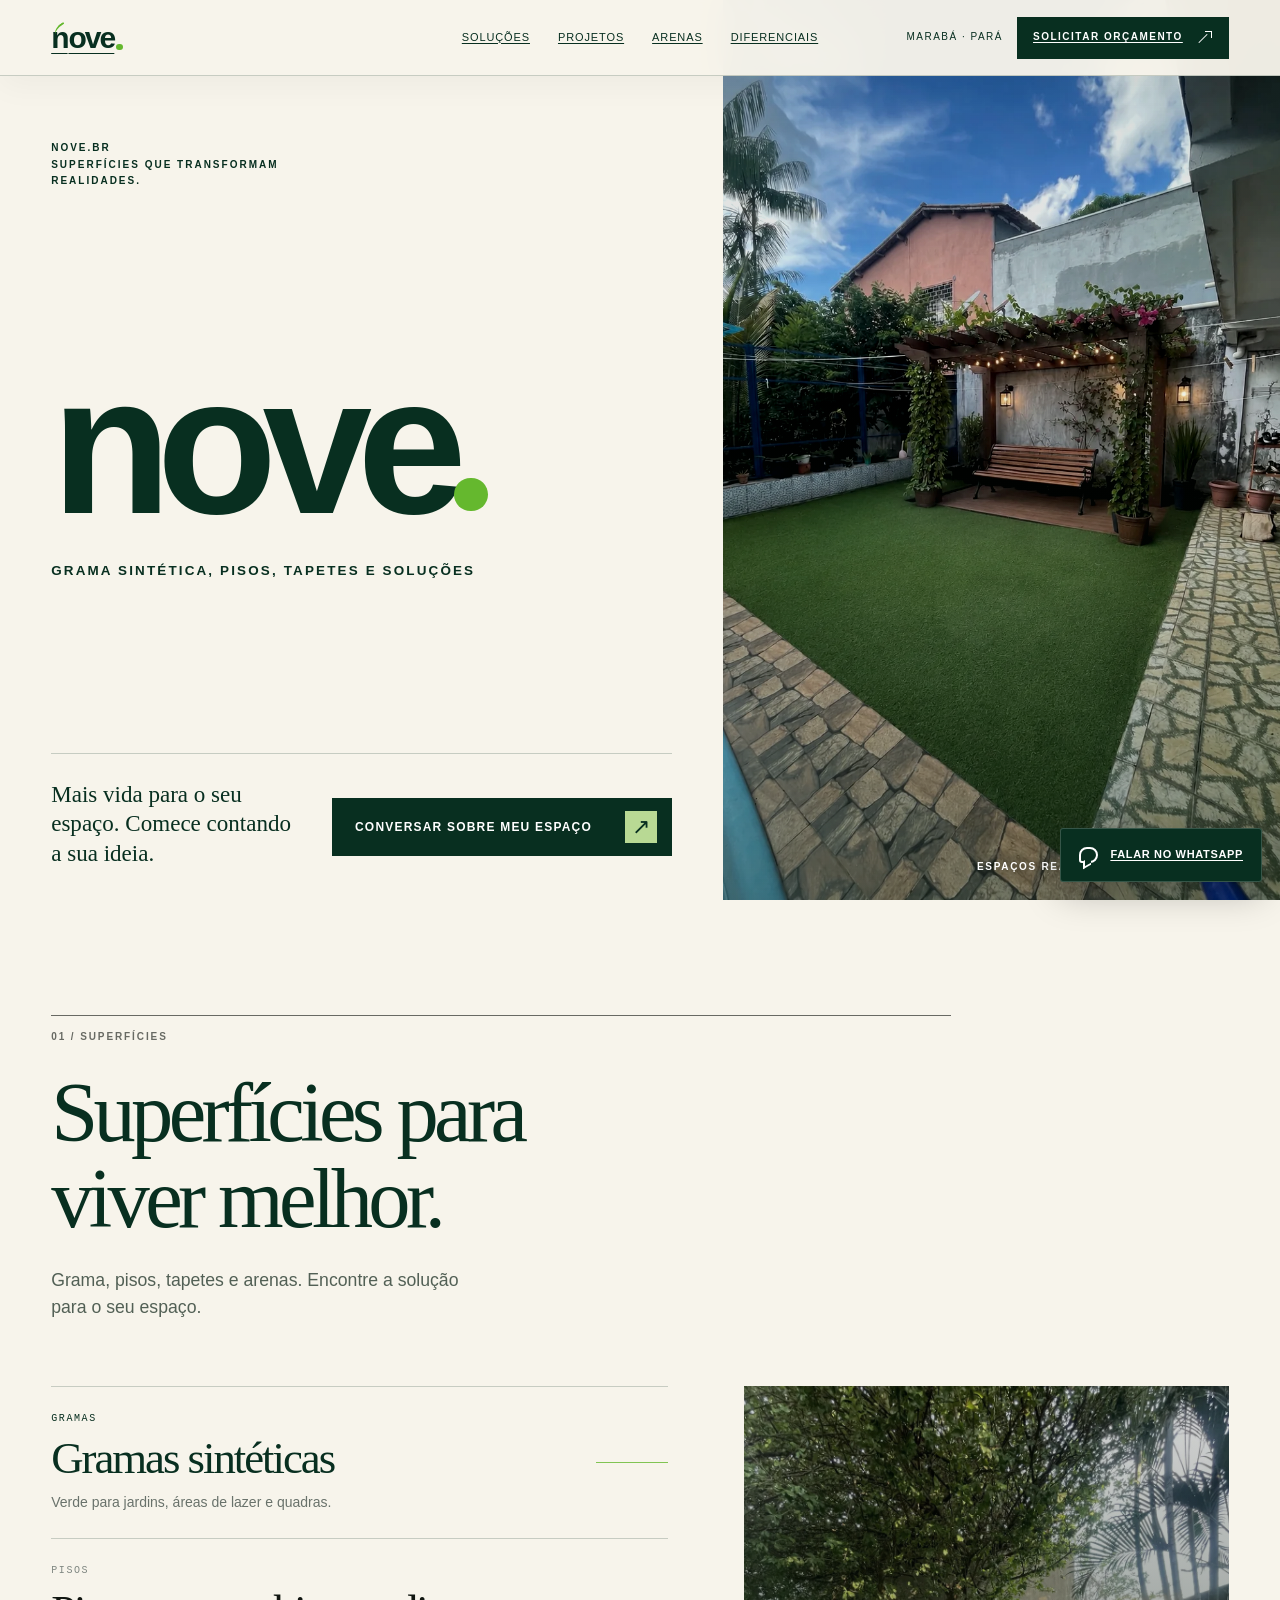
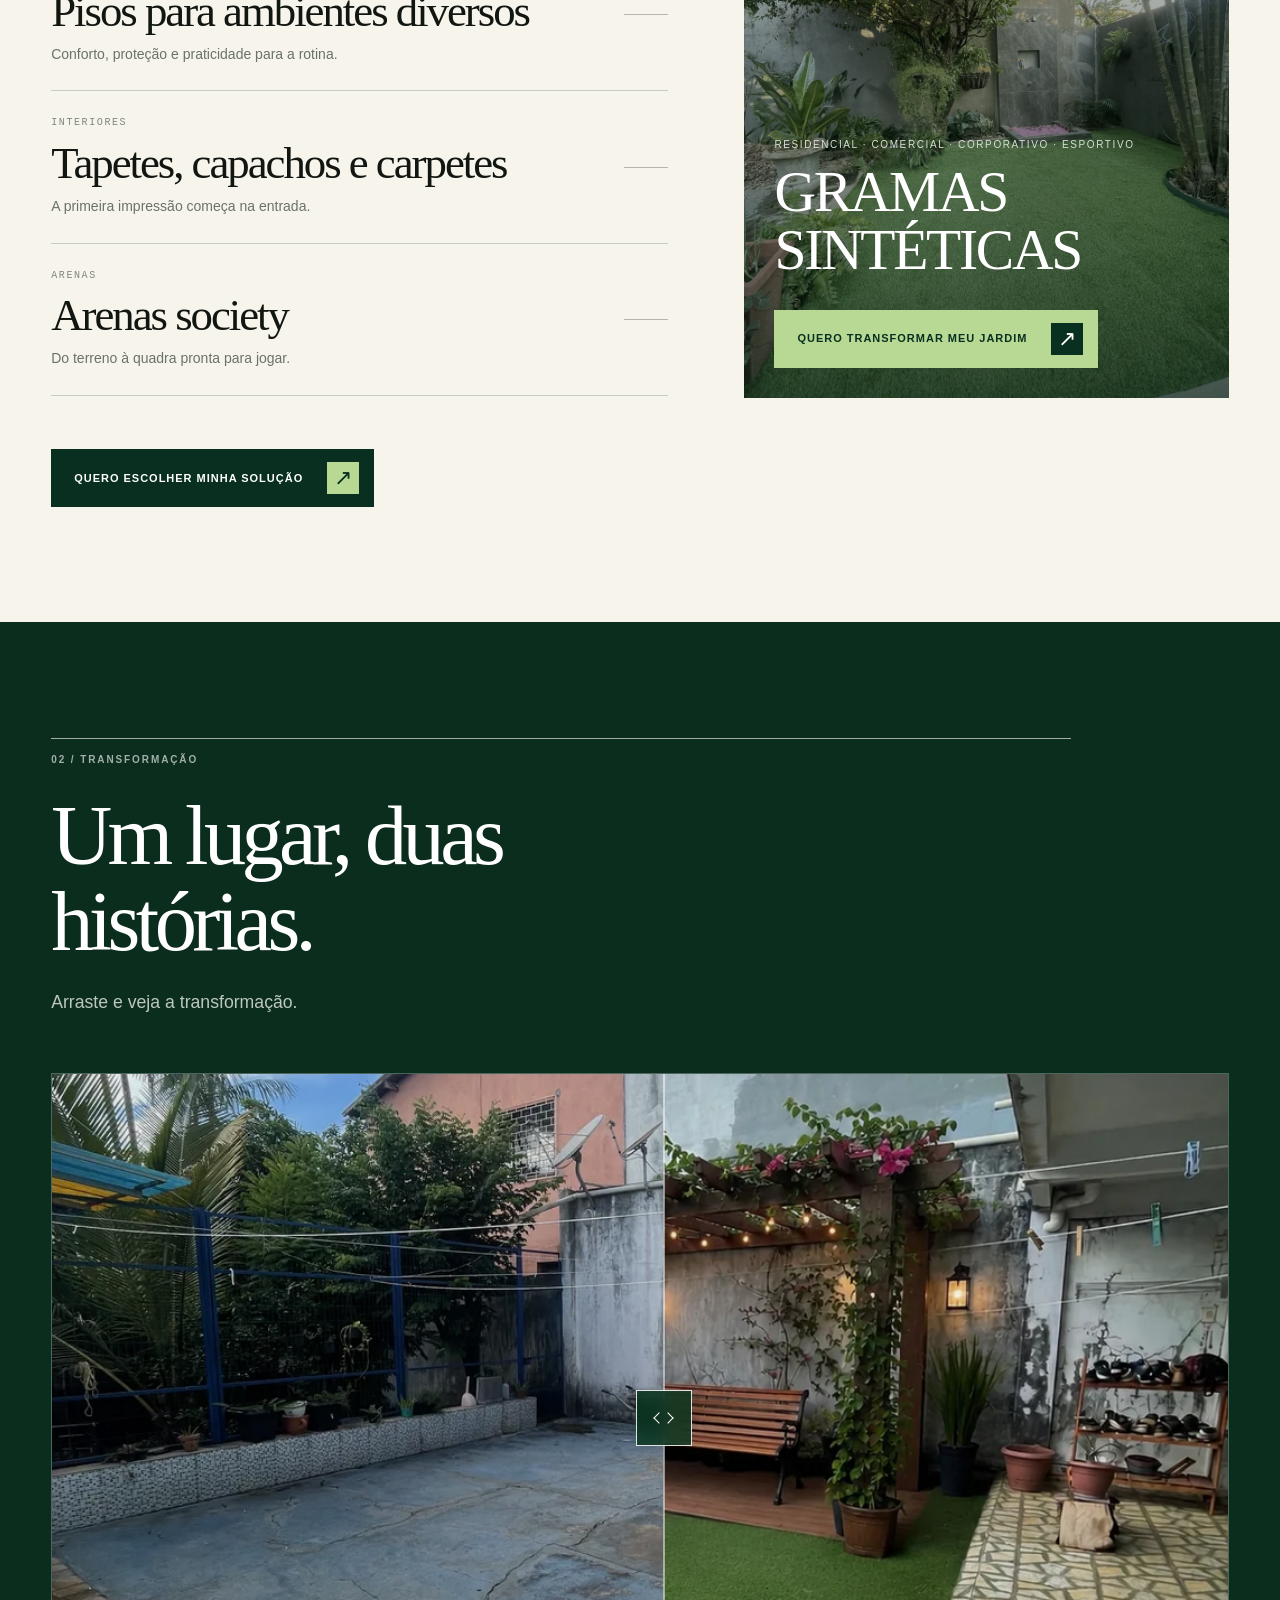
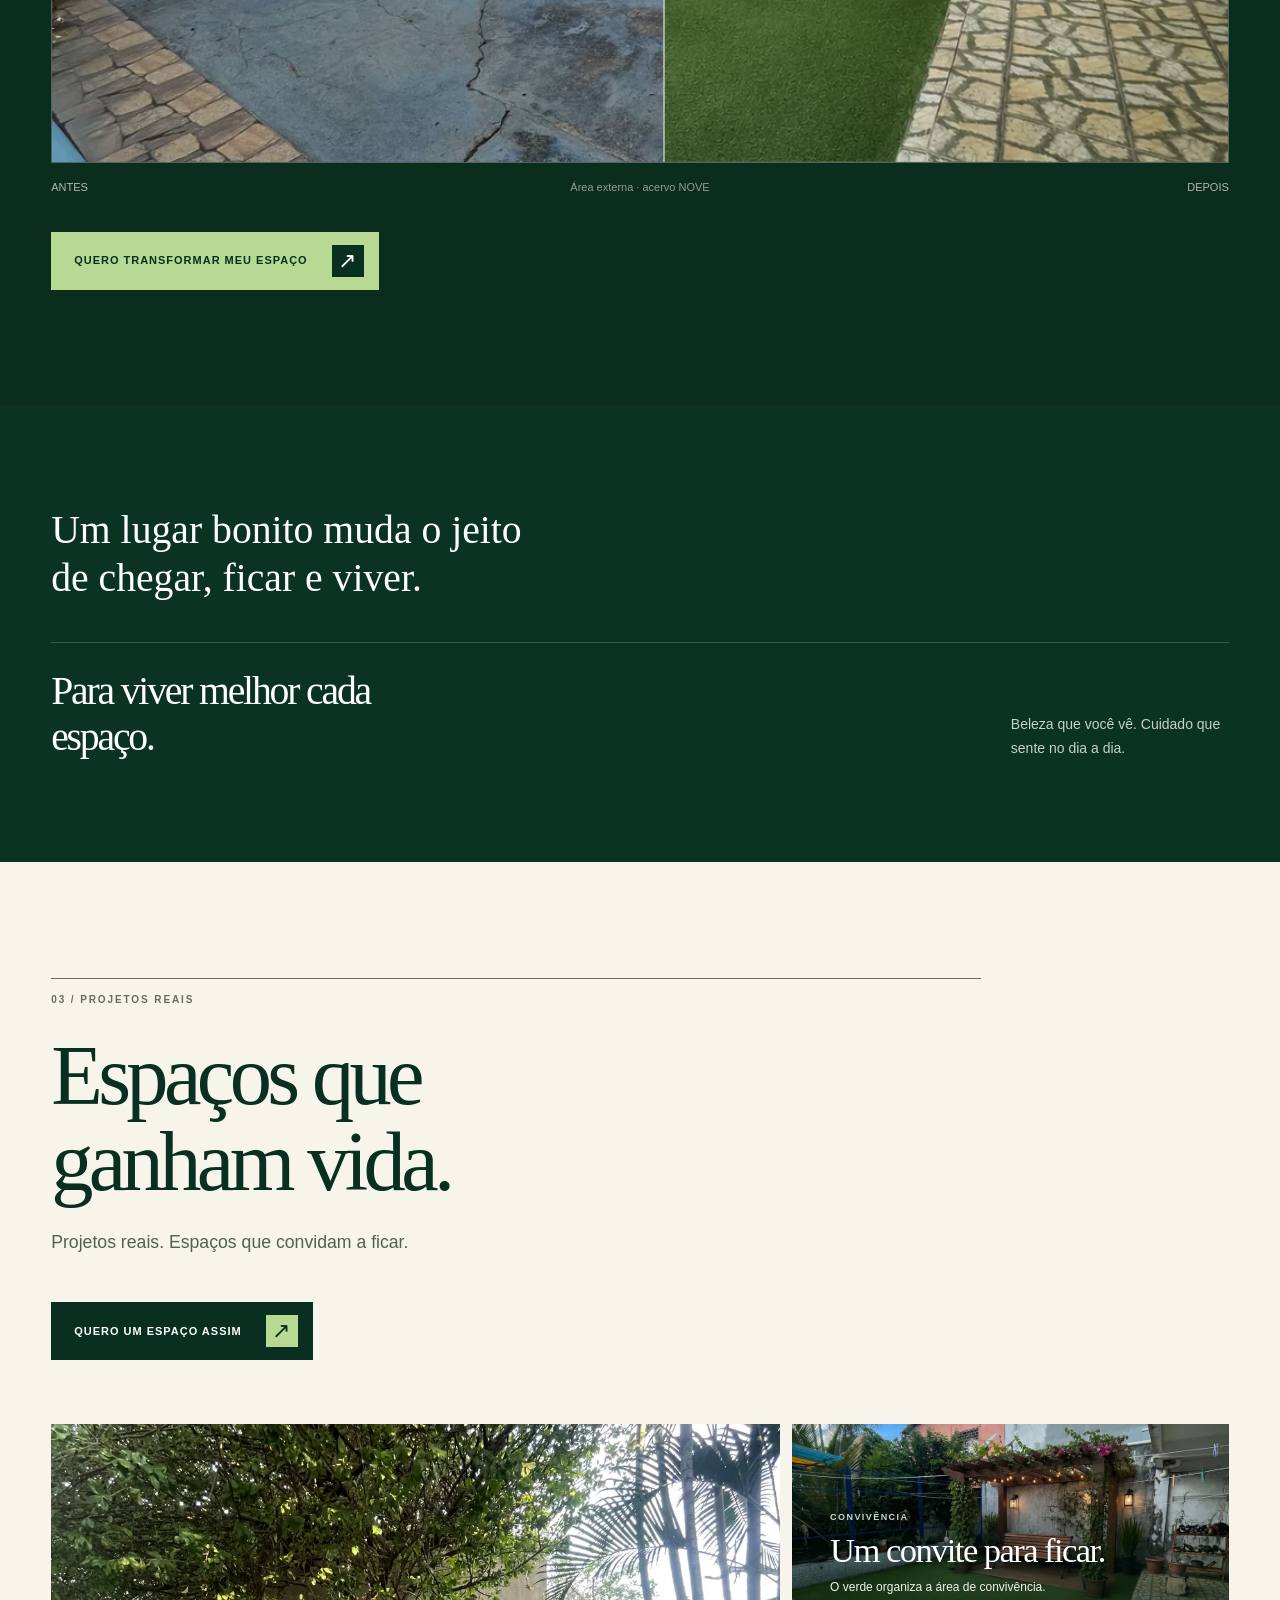
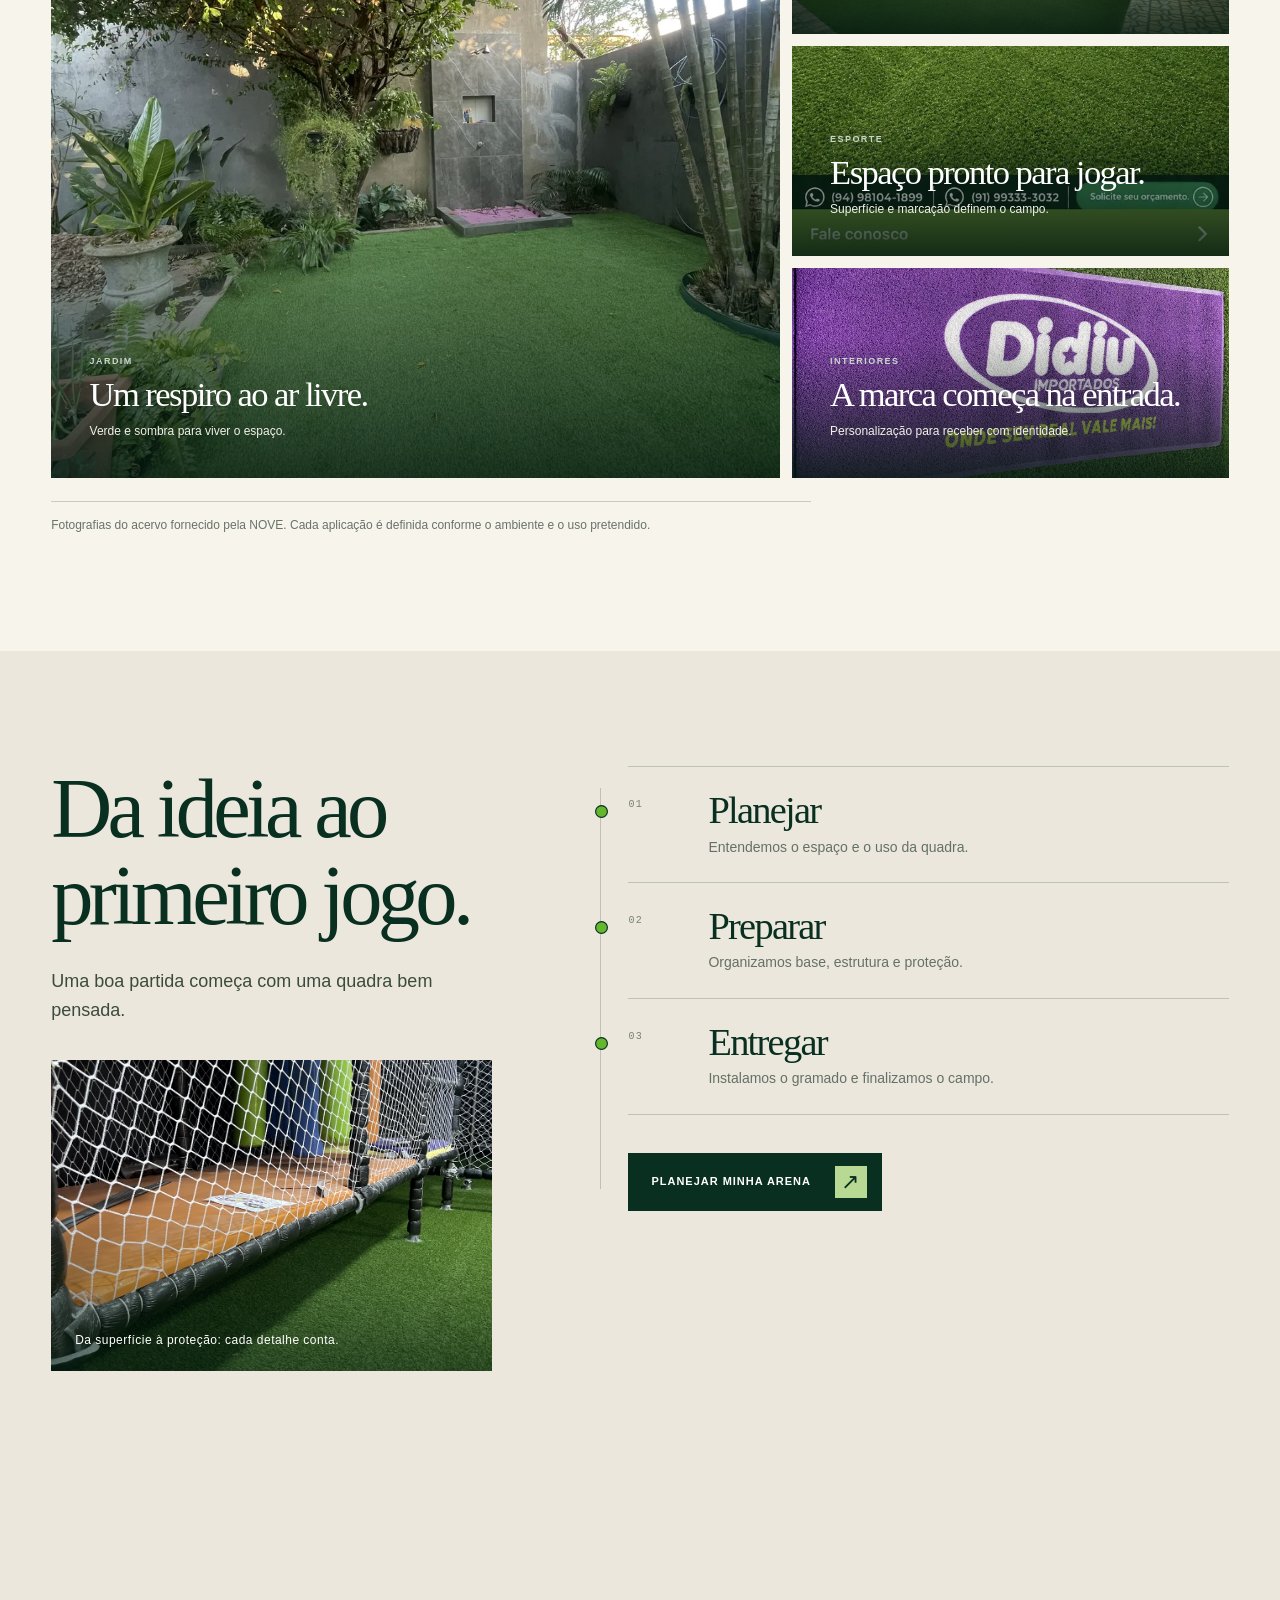
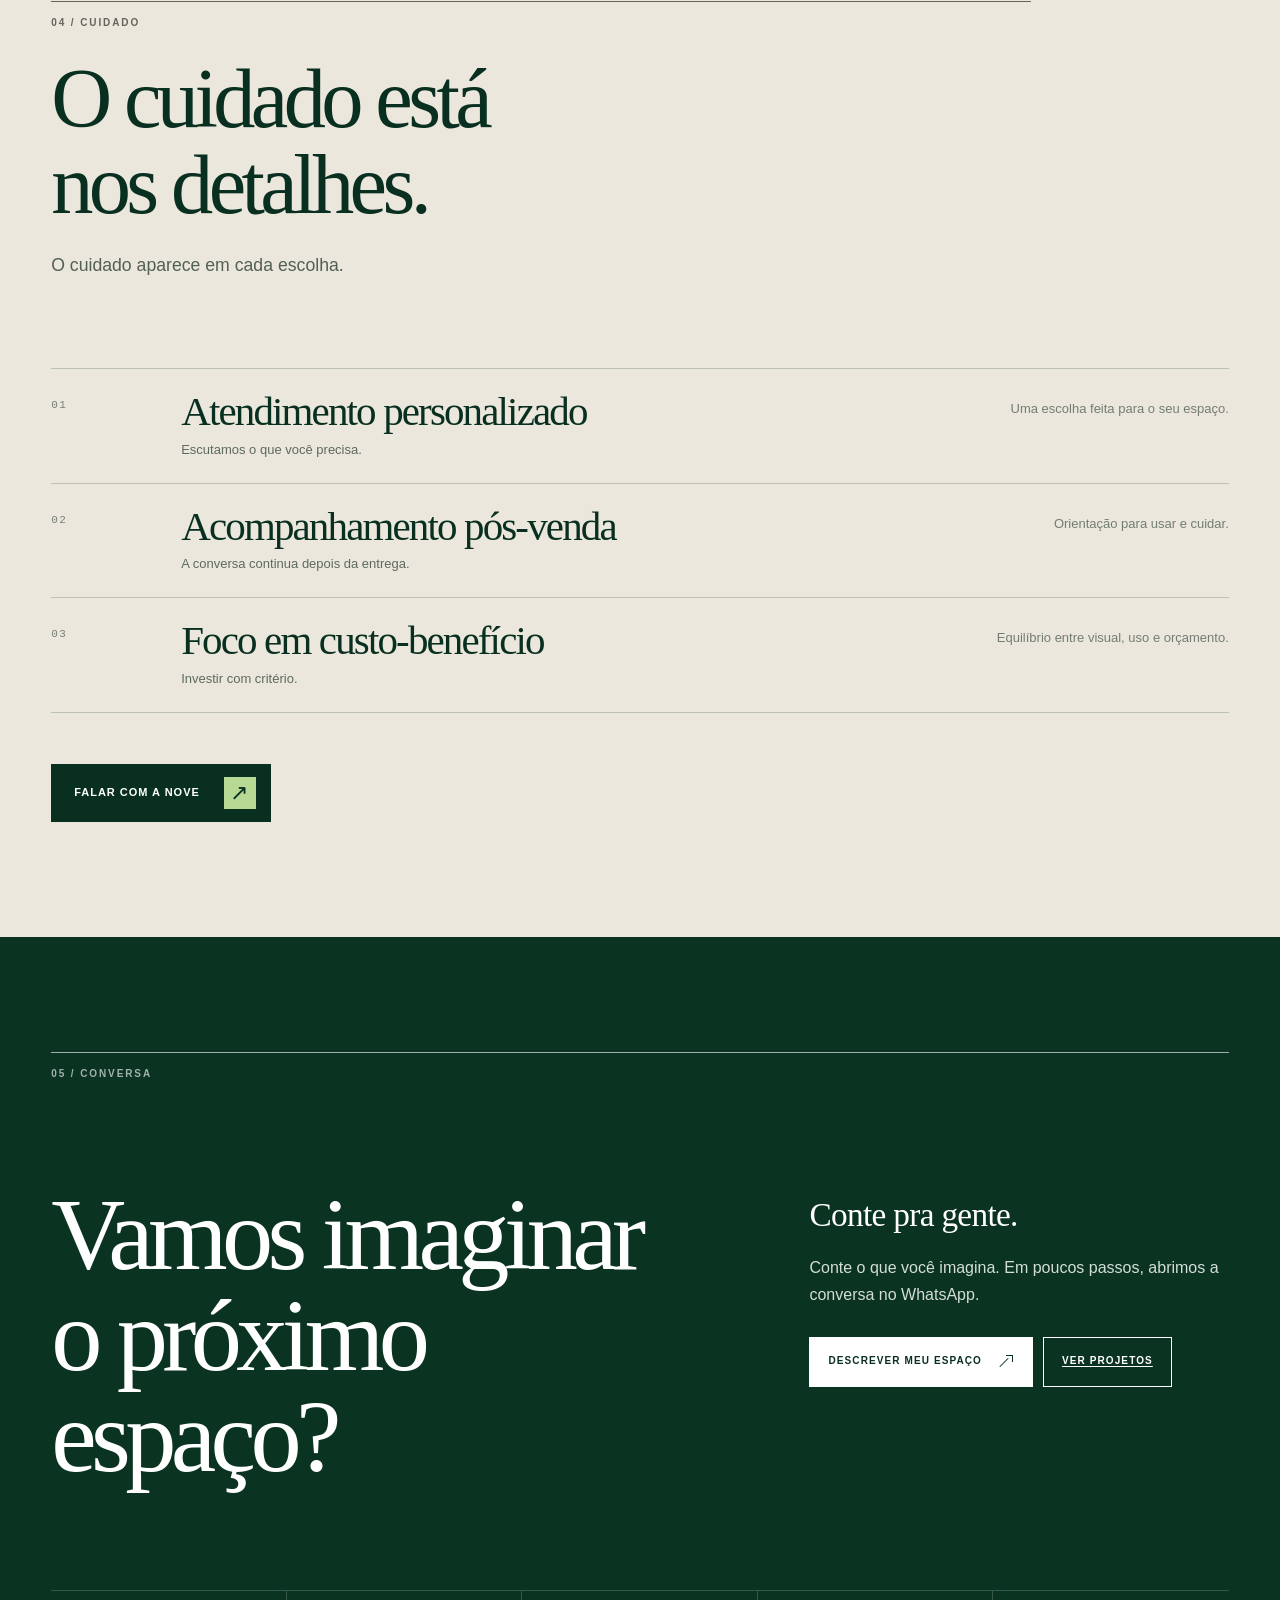
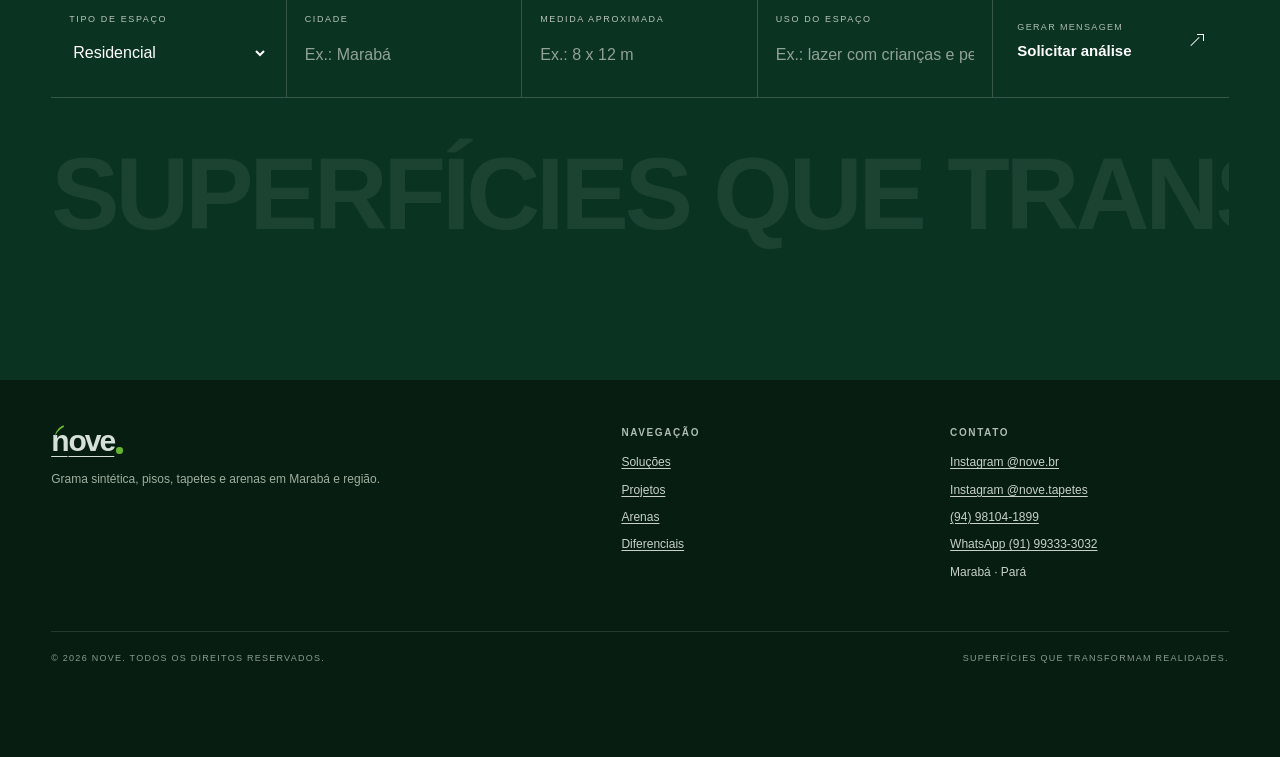
<file: index.html>
<!doctype html>
<html lang="pt-BR">
<head>
  <meta charset="utf-8" />
  <meta name="viewport" content="width=device-width, initial-scale=1" />
  <meta name="theme-color" content="#07371f" />
  <title>NOVE | Grama Sintética, Pisos, Tapetes e Arenas em Marabá</title>
  <meta name="description" content="Grama sintética para projetos residenciais, comerciais e esportivos, pisos emborrachados e vinílicos, tapetes, capachos, carpetes e arenas society em Marabá e região." />
  <meta name="robots" content="index,follow" />
  <link rel="canonical" href="https://novawebstudios14-source.github.io/nove-site-/" />
  <link rel="icon" href="./favicon.svg" type="image/svg+xml" />
  <link rel="preload" as="image" href="assets/new/quintal-depois.webp" fetchpriority="high" />
  <meta property="og:type" content="website" />
  <meta property="og:locale" content="pt_BR" />
  <meta property="og:title" content="NOVE | Superfícies que transformam realidades" />
  <meta property="og:description" content="Grama sintética, pisos, tapetes, capachos, carpetes e arenas society para ambientes residenciais, comerciais, corporativos e esportivos." />
  <meta property="og:url" content="https://novawebstudios14-source.github.io/nove-site-/" />
  <meta property="og:image" content="https://novawebstudios14-source.github.io/nove-site-/assets/new/quintal-depois.webp" />
  <meta name="twitter:card" content="summary_large_image" />
  <link rel="stylesheet" href="styles/site-1.css" />
  <link rel="stylesheet" href="styles/site-2.css" />
  <link rel="stylesheet" href="styles/site-3.css" />
  <link rel="stylesheet" href="styles/site-4.css" />
  <link rel="stylesheet" href="styles/site-5.css" />
  <link rel="stylesheet" href="styles/site-6.css?v=mobile-brand-4" />
  <link rel="stylesheet" href="styles/site-loader.css?v=short-mobile-1" />
  <style>
    /* Critical mobile hero: preserve the NOVE introduction above the photograph. */
    @media (max-width:820px) {
      .site-header:not(.menu-active){background:#f8f6ef;border-bottom:1px solid rgba(7,55,31,.18)}
      .hero{display:flex;flex-direction:column}
      .hero-copy{display:contents}
      .hero-signature{display:block;order:0;margin:92px 20px 0}
      .hero-main{position:static;order:1;align-self:stretch;width:auto;height:auto;margin:0;padding:24px 20px 28px;overflow:visible;clip-path:none;white-space:normal}
      .hero-image{order:2;margin-top:0;height:72svh;min-height:460px}
      .hero-field{display:none}
      .hero-bottom{order:3;display:grid;grid-template-columns:1fr;padding:22px 20px 0;background:#f8f6ef}
    }
  </style>
  <link rel="stylesheet" href="styles/site-7.css?v=editorial-2" />
  <link rel="stylesheet" href="styles/site-8.css?v=direct-1" />
  <link rel="stylesheet" href="styles/site-9.css?v=stage-2" />
  <script>document.documentElement.classList.add('has-js');</script>
</head>
<body>
<div class="site-loader" id="siteLoader" role="status" aria-label="Carregando o site da NOVE" aria-live="polite">
  <video id="siteLoaderVideo" autoplay muted playsinline preload="auto" aria-hidden="true">
    <source src="assets/nove-logo-reveal.mp4?v=short-mobile-1" type="video/mp4" />
  </video>
</div>
<script>
  window.setTimeout(() => {
    const loader = document.getElementById('siteLoader');
    if (!loader) return;
    loader.classList.add('is-done');
    loader.setAttribute('aria-hidden', 'true');
    window.setTimeout(() => loader.remove(), 220);
  }, 2200);
</script>
<a class="skip" href="#conteudo">Pular para o conteúdo</a>
<div class="header-sentinel" id="headerSentinel" aria-hidden="true"></div>

<header class="site-header" id="siteHeader">
  <div class="wrap header-inner">
    <a href="#inicio" class="wordmark" aria-label="NOVE, início"><span class="n">n</span>ove<span class="dot"></span></a>
    <nav class="nav-links" aria-label="Navegação principal">
      <a href="#solucoes">Soluções</a>
      <a href="#projetos">Projetos</a>
      <a href="#arenas">Arenas</a>
      <a href="#diferenciais">Diferenciais</a>
      
    </nav>
    <div class="header-meta">
      <span class="loc">Marabá · Pará</span>
      <a class="header-quote" href="#contato">Solicitar orçamento <span class="arrow-mark" aria-hidden="true"></span></a>
    </div>
    <button class="menu-btn" id="menuBtn" aria-label="Abrir menu" aria-expanded="false" aria-controls="mobileMenu"><span></span></button>
  </div>
</header>

<div class="mobile-menu" id="mobileMenu" aria-hidden="true">
  <nav aria-label="Navegação mobile">
    <a href="#solucoes">Soluções</a>
    <a href="#projetos">Projetos</a>
    <a href="#arenas">Arenas</a>
    <a href="#diferenciais">Diferenciais</a>
    
    <a href="#contato">Orçamento</a>
  </nav>
  <div class="mobile-meta"><span>NOVE.BR</span><span>Marabá · PA</span></div>
</div>

<main id="conteudo">
  <section class="hero" id="inicio" aria-labelledby="heroTitle">
    <div class="hero-copy">
      <div class="hero-signature caps">NOVE.BR<br>Superfícies que transformam realidades.</div>
      <div class="hero-main">
        <h1 class="hero-brand" id="heroTitle" aria-label="Nove">nove<span class="dot"></span></h1>
        <div class="hero-subbrand">Grama sintética, pisos, tapetes e soluções</div>
      </div>
      <div class="hero-bottom">
        <div class="hero-statement">Mais vida para o seu espaço. Comece contando a sua ideia.</div>
        <a class="hero-cta wa-cta" href="https://wa.me/5591993333032?text=Ol%C3%A1%2C%20NOVE!%20Quero%20conversar%20sobre%20meu%20espa%C3%A7o." target="_blank" rel="noopener"><strong>Conversar sobre meu espaço</strong></a>
      </div>
    </div>
    <div class="hero-image" aria-label="Área externa com grama sintética">
      <img src="assets/new/quintal-depois.webp" alt="Área externa com grama sintética, pergolado e banco" width="1050" height="1400" fetchpriority="high" decoding="async" />
      <div class="hero-field" aria-hidden="true"></div>
      <span class="hero-photo-note">Espaços reais. Novas possibilidades.</span>
    </div>
  </section>

  <section class="solutions" id="solucoes" aria-labelledby="solucoesTitle">
    <div class="wrap">
      <div class="solutions-header">
        <h2 class="display" id="solucoesTitle">Superfícies para viver melhor.</h2>
        <p class="section-intro">Grama, pisos, tapetes e arenas. Encontre a solução para o seu espaço.</p>
      </div>

      <div class="solutions-shell">
        <div class="solutions-list" role="tablist" aria-label="Soluções NOVE" aria-orientation="vertical">
<div class="solution-stage" role="presentation">
          <button class="solution-row" role="tab" id="tab-grama" aria-selected="true" aria-controls="solutionPanel" data-title="GRAMAS SINTÉTICAS" data-label="Residencial · comercial · corporativo · esportivo" data-src="assets/new/jardim-arborizado.webp" data-alt="Jardim arborizado com grama sintética">
            <span><span class="index mono">GRAMAS</span><h3>Gramas sintéticas</h3><p>Verde para jardins, áreas de lazer e quadras.</p></span><span class="row-line" aria-hidden="true"></span>
          </button>
            <div class="solution-stage-media"><img src="assets/new/jardim-arborizado.webp" alt="Jardim arborizado com grama sintética" loading="lazy" decoding="async" width="1050" height="1400" /><a class="wa-cta solution-stage-cta" href="https://wa.me/5591993333032?text=Ol%C3%A1%2C%20NOVE!%20Quero%20uma%20solu%C3%A7%C3%A3o%20de%20grama%20sint%C3%A9tica%20para%20o%20meu%20espa%C3%A7o." target="_blank" rel="noopener">Quero transformar meu jardim</a></div>
          </div>
<div class="solution-stage" role="presentation">
          <button class="solution-row" role="tab" id="tab-pisos" aria-selected="false" aria-controls="solutionPanel" data-title="PISOS PARA AMBIENTES DIVERSOS" data-label="Emborrachados · vinílicos · modulares" data-src="assets/new/piso-colorido.webp" data-alt="Piso modular colorido com composição de letras">
            <span><span class="index mono">PISOS</span><h3>Pisos para ambientes diversos</h3><p>Conforto, proteção e praticidade para a rotina.</p></span><span class="row-line" aria-hidden="true"></span>
          </button>
            <div class="solution-stage-media"><img src="assets/new/piso-colorido.webp" alt="Piso modular colorido instalado" loading="lazy" decoding="async" width="1050" height="1400" /><a class="wa-cta solution-stage-cta" href="https://wa.me/5591993333032?text=Ol%C3%A1%2C%20NOVE!%20Quero%20conhecer%20as%20op%C3%A7%C3%B5es%20de%20pisos%20para%20o%20meu%20espa%C3%A7o." target="_blank" rel="noopener">Quero escolher meu piso</a></div>
          </div>
<div class="solution-stage" role="presentation">
          <button class="solution-row" role="tab" id="tab-tapetes" aria-selected="false" aria-controls="solutionPanel" data-title="TAPETES, CAPACHOS E CARPETES" data-label="Personalizados · lisos · alto padrão" data-src="assets/new/tapete-personalizado.webp" data-alt="Tapete personalizado roxo com marca aplicada">
            <span><span class="index mono">INTERIORES</span><h3>Tapetes, capachos e carpetes</h3><p>A primeira impressão começa na entrada.</p></span><span class="row-line" aria-hidden="true"></span>
          </button>
            <div class="solution-stage-media"><img src="assets/new/tapete-personalizado.webp" alt="Tapete personalizado com marca aplicada" loading="lazy" decoding="async" width="1050" height="1400" /><a class="wa-cta solution-stage-cta" href="https://wa.me/5591993333032?text=Ol%C3%A1%2C%20NOVE!%20Quero%20conversar%20sobre%20tapetes%2C%20capachos%20ou%20carpetes." target="_blank" rel="noopener">Quero meu tapete ideal</a></div>
          </div>
<div class="solution-stage" role="presentation">
          <button class="solution-row" role="tab" id="tab-arena" aria-selected="false" aria-controls="solutionPanel" data-title="ARENAS SOCIETY" data-label="Planejamento · preparação · estrutura · instalação" data-src="assets/new/quadra-final.webp" data-alt="Campo society com grama sintética e linhas brancas">
            <span><span class="index mono">ARENAS</span><h3>Arenas society</h3><p>Do terreno à quadra pronta para jogar.</p></span><span class="row-line" aria-hidden="true"></span>
          </button>
            <div class="solution-stage-media"><img src="assets/new/quadra-final.webp" alt="Campo society com grama sintética" loading="lazy" decoding="async" width="1050" height="1400" /><a class="wa-cta solution-stage-cta" href="https://wa.me/5591993333032?text=Ol%C3%A1%2C%20NOVE!%20Quero%20planejar%20uma%20arena%20society." target="_blank" rel="noopener">Quero planejar minha arena</a></div>
          </div>
        </div>

        <div class="solution-visual" id="solutionPanel" role="tabpanel" aria-labelledby="tab-grama">
          <img id="svImage" src="assets/new/jardim-arborizado.webp" alt="Jardim arborizado com grama sintética" width="1050" height="1400" loading="lazy" decoding="async" />
          <div class="sv-grid" aria-hidden="true"></div>
          <div class="sv-content"><div class="sv-label" id="svLabel">Residencial · comercial · corporativo · esportivo</div><div class="sv-title" id="svTitle">GRAMAS SINTÉTICAS</div><a class="wa-cta solution-panel-cta" id="solutionCta" href="https://wa.me/5591993333032?text=Ol%C3%A1%2C%20NOVE!%20Quero%20uma%20solu%C3%A7%C3%A3o%20de%20grama%20sint%C3%A9tica%20para%20o%20meu%20espa%C3%A7o." target="_blank" rel="noopener">Quero transformar meu jardim</a></div>
        </div>
      </div>
      <div class="section-cta"><a class="wa-cta" href="https://wa.me/5591993333032?text=Ol%C3%A1%2C%20NOVE!%20Quero%20ajuda%20para%20escolher%20a%20superf%C3%ADcie%20certa%20para%20meu%20projeto." target="_blank" rel="noopener">Quero escolher minha solução</a></div>
    </div>
  </section>

  <section class="compare" aria-labelledby="compareTitle">
    <div class="wrap">
      <div class="compare-header"><h2 class="display light" id="compareTitle">Um lugar, duas histórias.</h2><p class="section-intro">Arraste e veja a transformação.</p></div>
      <div class="compare-box" id="compareBox" role="slider" aria-label="Comparar antes e depois de projeto real da NOVE" aria-valuemin="0" aria-valuemax="100" aria-valuenow="52" aria-valuetext="52 por cento do resultado revelado" tabindex="0">
        <div class="surface-base"></div>
        <div class="surface-after" id="surfaceAfter"></div>
        <div class="compare-overlay"></div>
        <div class="compare-line" id="compareLine"></div>
        <div class="compare-handle" id="compareHandle"><span class="handle-grip" aria-hidden="true"></span></div>
      </div>
      <div class="compare-meta"><span>ANTES</span><span class="note">Área externa · acervo NOVE</span><span class="right">DEPOIS</span></div>
      <div class="section-cta"><a class="wa-cta" href="https://wa.me/5591993333032?text=Ol%C3%A1%2C%20NOVE!%20Quero%20transformar%20uma%20%C3%A1rea%20externa.%20Podemos%20conversar%3F" target="_blank" rel="noopener">Quero transformar meu espaço</a></div>
    </div>
  </section>



  <section class="manifesto" aria-label="Princípios da NOVE">
    <div class="wrap">
      <p class="manifesto-intro">Um lugar bonito muda o jeito de chegar, ficar e viver.</p>
      <div class="manifesto-end"><div class="manifesto-quote">Para viver melhor cada espaço.</div><p>Beleza que você vê. Cuidado que sente no dia a dia.</p></div>
    </div>
  </section>

  <section class="projects" id="projetos" aria-labelledby="projetosTitle">
    <div class="wrap">
      <div class="projects-header">
        <h2 class="display" id="projetosTitle">Espaços que ganham vida.</h2>
        <p class="section-intro">Projetos reais. Espaços que convidam a ficar.</p>
        <a class="project-action wa-cta" href="https://wa.me/5591993333032?text=Ol%C3%A1%2C%20NOVE!%20Vi%20os%20projetos%20e%20quero%20transformar%20meu%20espa%C3%A7o." target="_blank" rel="noopener">Quero um espaço assim</a>
      </div>

      <div class="projects-stage real-projects" aria-label="Projetos reais executados pela NOVE">
        <figure class="project-media project-card main">
          <img src="assets/new/jardim-arborizado.webp" alt="Jardim arborizado com grama sintética e plantas" width="1050" height="1400" loading="lazy" decoding="async">
          <figcaption class="project-caption"><span>Jardim</span><strong>Um respiro ao ar livre.</strong><small>Verde e sombra para viver o espaço.</small></figcaption>
        </figure>
        <figure class="project-media project-card">
          <img src="assets/new/quintal-depois.webp" alt="Quintal com grama sintética, banco e pergolado" width="1050" height="1400" loading="lazy" decoding="async">
          <figcaption class="project-caption"><span>Convivência</span><strong>Um convite para ficar.</strong><small>O verde organiza a área de convivência.</small></figcaption>
        </figure>
        <figure class="project-media project-card">
          <img src="assets/new/quadra-final.webp" alt="Campo society com grama sintética e marcação branca" width="647" height="1400" loading="lazy" decoding="async">
          <figcaption class="project-caption"><span>Esporte</span><strong>Espaço pronto para jogar.</strong><small>Superfície e marcação definem o campo.</small></figcaption>
        </figure>
        <figure class="project-media project-card">
          <img src="assets/new/tapete-personalizado.webp" alt="Tapete roxo personalizado com marca aplicada" width="1800" height="1350" loading="lazy" decoding="async">
          <figcaption class="project-caption"><span>Interiores</span><strong>A marca começa na entrada.</strong><small>Personalização para receber com identidade.</small></figcaption>
        </figure>
      </div>
      <p class="projects-proof">Fotografias do acervo fornecido pela NOVE. Cada aplicação é definida conforme o ambiente e o uso pretendido.</p>
    </div>
  </section>

  <section class="arena" id="arenas" aria-labelledby="arenaTitle">
    <div class="wrap arena-layout">
      <div class="arena-sticky"><h2 class="display" id="arenaTitle">Da ideia ao primeiro jogo.</h2><p>Uma boa partida começa com uma quadra bem pensada.</p><figure class="arena-photo"><img src="assets/new/quadra-protecao.webp" alt="Detalhe de quadra com grama sintética e rede de proteção" width="1050" height="1400" loading="lazy" decoding="async"><figcaption>Da superfície à proteção: cada detalhe conta.</figcaption></figure></div>
      <div class="arena-steps" aria-label="Etapas para implantação de uma arena society">
        <article class="arena-step"><div class="num mono">01</div><div><h3>Planejar</h3><p>Entendemos o espaço e o uso da quadra.</p></div></article>
        <article class="arena-step"><div class="num mono">02</div><div><h3>Preparar</h3><p>Organizamos base, estrutura e proteção.</p></div></article>
        <article class="arena-step"><div class="num mono">03</div><div><h3>Entregar</h3><p>Instalamos o gramado e finalizamos o campo.</p></div></article>
        <div class="section-cta"><a class="wa-cta" href="https://wa.me/5591993333032?text=Ol%C3%A1%2C%20NOVE!%20Quero%20conversar%20sobre%20uma%20arena%20society." target="_blank" rel="noopener">Planejar minha arena</a></div>
      </div>
    </div>
  </section>

  <section class="process differentials" id="diferenciais" aria-labelledby="diferenciaisTitle">
    <div class="wrap">
      <div class="process-header"><h2 class="display" id="diferenciaisTitle">O cuidado está nos detalhes.</h2><p class="section-intro">O cuidado aparece em cada escolha.</p></div>
      <div class="process-list">
        <article class="process-step"><div class="n mono">01</div><div><h3>Atendimento personalizado</h3><p>Escutamos o que você precisa.</p></div><div class="result">Uma escolha feita para o seu espaço.</div></article>
        <article class="process-step"><div class="n mono">02</div><div><h3>Acompanhamento pós-venda</h3><p>A conversa continua depois da entrega.</p></div><div class="result">Orientação para usar e cuidar.</div></article>
        <article class="process-step"><div class="n mono">03</div><div><h3>Foco em custo-benefício</h3><p>Investir com critério.</p></div><div class="result">Equilíbrio entre visual, uso e orçamento.</div></article>
      </div>
      <div class="section-cta"><a class="wa-cta" href="https://wa.me/5591993333032?text=Ol%C3%A1%2C%20NOVE!%20Quero%20conversar%20sobre%20meu%20projeto." target="_blank" rel="noopener">Falar com a NOVE</a></div>
    </div>
  </section>

  <section class="contact" id="contato" aria-labelledby="contactTitle">
    <div class="wrap">
      <div class="contact-top"><h2 id="contactTitle">Vamos imaginar o próximo espaço?</h2><div class="contact-side"><h3>Conte pra gente.</h3><p>Conte o que você imagina. Em poucos passos, abrimos a conversa no WhatsApp.</p><div class="contact-actions"><button class="btn light" type="button" id="focusBrief">Descrever meu espaço <span class="arrow-mark" aria-hidden="true"></span></button><a class="btn ghost" href="#projetos">Ver projetos</a></div></div></div>

      <form class="brief-form" id="briefForm" novalidate>
        <div class="field"><label for="tipo">Tipo de espaço</label><select id="tipo" name="tipo"><option>Residencial</option><option>Comercial</option><option>Corporativo</option><option>Esportivo</option><option>Arena society</option><option>Outro</option></select></div>
        <div class="field"><label for="cidade">Cidade</label><input id="cidade" name="cidade" placeholder="Ex.: Marabá" autocomplete="address-level2" /></div>
        <div class="field"><label for="medida">Medida aproximada</label><input id="medida" name="medida" placeholder="Ex.: 8 x 12 m" inputmode="text" /></div>
        <div class="field"><button class="brief-submit" type="submit"><span><small>Gerar mensagem</small><strong>Solicitar análise</strong></span><span class="arrow-mark" aria-hidden="true"></span></button></div>
      </form>
      <p class="contact-status" id="contactStatus" role="status" aria-live="polite"></p>
      <div class="contact-signoff" aria-hidden="true"><div>SUPERFÍCIES QUE TRANSFORMAM REALIDADES. · NOVE. ·</div></div>
    </div>
  </section>
</main>

<footer id="siteFooter">
  <div class="wrap">
    <div class="footer-grid">
      <div class="footer-brand"><a href="#inicio" class="wordmark" aria-label="NOVE, início"><span class="n">n</span>ove<span class="dot"></span></a><p>Grama sintética, pisos, tapetes e arenas em Marabá e região.</p></div>
      <div class="footer-col"><h3>Navegação</h3><a href="#solucoes">Soluções</a><a href="#projetos">Projetos</a><a href="#arenas">Arenas</a><a href="#diferenciais">Diferenciais</a></div>
      <div class="footer-col"><h3>Contato</h3><a href="https://instagram.com/nove.br" target="_blank" rel="noopener">Instagram @nove.br</a><a href="https://instagram.com/nove.tapetes" target="_blank" rel="noopener">Instagram @nove.tapetes</a><a href="tel:+5594981041899">(94) 98104-1899</a><a href="https://wa.me/5591993333032" target="_blank" rel="noopener">WhatsApp (91) 99333-3032</a><span>Marabá · Pará</span></div>
    </div>
    <div class="footer-bottom"><span>© <span id="year"></span> NOVE. Todos os direitos reservados.</span><span>Superfícies que transformam realidades.</span></div>
  </div>
</footer>

<a class="floating-cta" id="floatingCta" href="https://wa.me/5591993333032" target="_blank" rel="noopener"><i aria-hidden="true"></i> Falar com a NOVE</a>
<a class="mobile-cta" id="mobileCta" href="https://wa.me/5591993333032" target="_blank" rel="noopener"><span>Falar no WhatsApp</span><span class="arrow-mark" aria-hidden="true"></span></a>

<script src="scripts/app.js?v=stage-1" defer></script>
<script src="scripts/loader.js?v=short-mobile-1" defer></script>
</body>
</html>
</file>
<file: styles/site-1.css>
:root {
      --ink:#111611;
      --green:#07371f;
      --green-deep:#052817;
      --green-soft:#0d4b2b;
      --field:#65b82e;
      --sand:#f1eee5;
      --paper:#f8f6ef;
      --white:#fff;
      --muted:#59635b;
      --muted-dark:#445048;
      --line:rgba(7,55,31,.18);
      --line-strong:rgba(7,55,31,.34);
      --line-light:rgba(255,255,255,.18);
      --max:1480px;
      --pad:clamp(20px,4vw,68px);
      --header:76px;
      --ease-out:cubic-bezier(.23,1,.32,1);
      --ease-in-out:cubic-bezier(.77,0,.175,1);
      --ease-drawer:cubic-bezier(.32,.72,0,1);
      --fast:140ms;
      --ui:220ms;
      --marketing:620ms;
      --z-header:90;
      --z-menu:100;
      --z-fixed:80;
    }

    *{box-sizing:border-box}
    html{scroll-behavior:smooth;background:var(--sand)}
    body{margin:0;background:var(--sand);color:var(--ink);font-family:"Helvetica Neue","Arial Nova",Helvetica,Arial,sans-serif;line-height:1.45;-webkit-font-smoothing:antialiased;text-rendering:optimizeLegibility}
    body.menu-open{overflow:hidden}
    a{color:inherit;text-decoration-thickness:1px;text-underline-offset:.18em}
    button,input,select,textarea{font:inherit}
    button{border:0;background:none;color:inherit}
    img{display:block;max-width:100%}
    p{max-width:72ch}
    ::selection{background:var(--field);color:#092014}
    *{caret-color:var(--field)}
    :focus-visible{outline:2px solid var(--field);outline-offset:4px}
    *{scrollbar-width:thin;scrollbar-color:rgba(7,55,31,.45) var(--sand)}
    *::-webkit-scrollbar{width:10px;height:10px}
    *::-webkit-scrollbar-track{background:var(--sand)}
    *::-webkit-scrollbar-thumb{background:rgba(7,55,31,.45);border:3px solid var(--sand)}
    .wrap{width:min(var(--max),100%);padding-inline:var(--pad);margin-inline:auto}
    .mono{font-family:"SFMono-Regular",Consolas,"Liberation Mono",monospace;font-variant-numeric:tabular-nums}
    .caps{text-transform:uppercase;letter-spacing:.18em;font-size:10px;font-weight:700}
    .skip{position:fixed;left:14px;top:-70px;z-index:200;background:var(--paper);color:var(--green);padding:11px 15px;border:1px solid var(--green);transition:top var(--ui) var(--ease-out)}
    .skip:focus{top:14px}
    .header-sentinel{position:absolute;top:18px;left:0;width:1px;height:1px;pointer-events:none}

    .wordmark{display:inline-flex;align-items:flex-end;gap:.03em;font-size:30px;font-weight:780;letter-spacing:-.065em;line-height:1;color:currentColor}
    .wordmark .dot{width:.22em;height:.22em;border-radius:50%;background:var(--field);margin:0 0 .07em .03em;flex:0 0 auto}
    .wordmark .n{position:relative}
    .wordmark .n:after{content:"";position:absolute;left:.11em;top:.18em;width:.43em;height:.16em;border-radius:100% 0 100% 0;border-top:2px solid var(--field);transform:rotate(-31deg);transform-origin:left center}

    .arrow-mark{display:inline-block;width:18px;height:18px;position:relative;flex:0 0 auto}
    .arrow-mark:before{content:"";position:absolute;width:12px;height:1px;background:currentColor;left:2px;top:9px;transform:rotate(-45deg);transform-origin:center}
    .arrow-mark:after{content:"";position:absolute;width:6px;height:6px;border-top:1px solid currentColor;border-right:1px solid currentColor;right:1px;top:2px}

    /* Header */
    .site-header{position:fixed;inset:0 0 auto 0;height:var(--header);z-index:var(--z-header);color:var(--green);transition:background-color var(--ui) var(--ease-out),border-color var(--ui) var(--ease-out),box-shadow var(--ui) var(--ease-out)}
    .site-header.scrolled{background:rgba(248,246,239,.94);backdrop-filter:blur(14px);border-bottom:1px solid var(--line);box-shadow:0 10px 32px rgba(6,37,21,.04)}
    .header-inner{height:100%;display:grid;grid-template-columns:1fr auto 1fr;align-items:center;gap:26px}
    .nav-links{display:flex;align-items:center;justify-content:center;gap:28px;font-size:11px;letter-spacing:.08em;text-transform:uppercase}
    .nav-links a{position:relative;padding-block:11px}
    .nav-links a:after{content:"";position:absolute;left:0;bottom:6px;width:100%;height:1px;background:currentColor;transform:scaleX(0);transform-origin:right;transition:transform var(--ui) var(--ease-out)}
    .header-meta{justify-self:end;display:flex;align-items:center;gap:14px;font-size:10px;letter-spacing:.15em;text-transform:uppercase}
    .header-meta .loc{color:#fff;text-shadow:0 1px 12px rgba(0,0,0,.35);transition:color var(--ui) var(--ease-out),text-shadow var(--ui) var(--ease-out)}
    .site-header.scrolled .header-meta .loc{color:var(--green);text-shadow:none}
    .header-quote{min-height:42px;padding:0 15px;display:inline-flex;align-items:center;gap:12px;background:rgba(248,246,239,.94);border:1px solid rgba(7,55,31,.28);transition:background-color var(--ui) var(--ease-out),color var(--ui) var(--ease-out),transform var(--fast) var(--ease-out)}
    .header-quote:active{transform:scale(.97)}
    .menu-btn{display:none;justify-self:end;width:44px;height:44px;border:1px solid currentColor;align-items:center;justify-content:center;position:relative;transition:transform var(--fast) var(--ease-out)}
    .menu-btn:active{transform:scale(.97)}
    .menu-btn span,.menu-btn:before,.menu-btn:after{content:"";position:absolute;width:18px;height:1px;background:currentColor;transition:transform var(--ui) var(--ease-drawer),opacity var(--fast) var(--ease-out)}
    .menu-btn:before{transform:translateY(-5px)}
    .menu-btn:after{transform:translateY(5px)}
    .menu-btn[aria-expanded="true"] span{opacity:0}
    .menu-btn[aria-expanded="true"]:before{transform:rotate(45deg)}
    .menu-btn[aria-expanded="true"]:after{transform:rotate(-45deg)}

    /* Hero: one authored entrance, no decorative utility rail */
    .hero{min-height:100dvh;background:var(--paper);position:relative;overflow:hidden;display:grid;grid-template-columns:minmax(0,1.62fr) minmax(360px,.88fr)}
    .hero-copy{min-height:100dvh;padding:calc(var(--header) + clamp(32px,5vw,72px)) var(--pad) 0;display:grid;grid-template-rows:auto 1fr auto;position:relative;z-index:2}
    .hero-signature{max-width:220px;color:var(--green);line-height:1.65}
    .hero-main{align-self:center;padding-block:48px 34px}
    .hero-brand{font-size:clamp(96px,15.4vw,246px);line-height:.72;letter-spacing:-.075em;font-weight:770;color:var(--green);display:flex;align-items:flex-end;white-space:nowrap;transform:translateX(-.025em);margin:0}
    .hero-brand .dot{width:.17em;height:.17em;border-radius:50%;background:var(--field);margin:0 0 .03em .01em}
</file>
<file: styles/site-2.css>
.hero-subbrand{margin-top:clamp(26px,3.5vw,44px);font-size:clamp(12px,1.35vw,21px);letter-spacing:.25em;text-transform:uppercase;color:var(--green);font-weight:650}
    .hero-bottom{display:grid;grid-template-columns:1fr minmax(250px,340px);gap:32px;border-top:1px solid var(--line);align-items:stretch}
    .hero-statement{padding:26px 0 32px;font-size:clamp(17px,1.55vw,24px);max-width:640px;color:var(--muted-dark);line-height:1.45}
    .hero-cta{margin-right:calc(var(--pad) * -1);border-left:1px solid var(--line);padding:23px var(--pad) 27px 28px;display:flex;justify-content:space-between;align-items:flex-end;gap:18px;color:var(--green);transition:background-color var(--ui) var(--ease-out),color var(--ui) var(--ease-out),transform var(--fast) var(--ease-out)}
    .hero-cta strong{font-size:12px;letter-spacing:.1em;text-transform:uppercase}
    .hero-cta:active{transform:scale(.985)}
    .hero-image{position:relative;overflow:hidden;background:#173d25;min-height:100dvh}
    .hero-image img{width:100%;height:100%;object-fit:cover;filter:saturate(.84) contrast(1.04)}
    .hero-image:after{content:"";position:absolute;inset:0;background:linear-gradient(180deg,rgba(3,25,13,.04),rgba(3,25,13,.34));pointer-events:none}
    .hero-field{position:absolute;z-index:2;inset:18% 14%;border:1px solid rgba(255,255,255,.26);opacity:.75;pointer-events:none}
    .hero-field:before{content:"";position:absolute;top:0;bottom:0;left:50%;width:1px;background:rgba(255,255,255,.26)}
    .hero-field:after{content:"";position:absolute;width:96px;height:96px;border:1px solid rgba(255,255,255,.26);border-radius:50%;left:50%;top:50%;transform:translate(-50%,-50%)}

    @media (prefers-reduced-motion:no-preference){
      .hero-signature{animation:heroEnter var(--marketing) var(--ease-out) 80ms both}
      .hero-brand{animation:heroEnter var(--marketing) var(--ease-out) 130ms both}
      .hero-subbrand{animation:heroEnter var(--marketing) var(--ease-out) 180ms both}
      .hero-bottom{animation:heroEnter var(--marketing) var(--ease-out) 230ms both}
      .hero-image img{animation:heroImage 780ms var(--ease-out) 60ms both}
    }
    @keyframes heroEnter{from{opacity:.01;transform:translateY(18px)}to{opacity:1;transform:translateY(0)}}
    @keyframes heroImage{from{opacity:.55;transform:scale(1.045)}to{opacity:1;transform:scale(1)}}

    section{position:relative}
    .display{font-size:clamp(46px,6.8vw,96px);font-weight:630;letter-spacing:-.04em;line-height:.9;margin:0;color:var(--green)}
    .display.light{color:#fff}
    .section-intro{margin-top:24px;font-size:clamp(16px,1.25vw,20px);line-height:1.62;color:var(--muted);max-width:64ch}

    /* Intro */
    .intro{padding:clamp(110px,14vw,190px) 0;background:var(--sand);overflow:hidden}
    .intro-grid{display:grid;grid-template-columns:.7fr 1.3fr;gap:clamp(44px,8vw,150px);align-items:start}
    .intro-aside{position:sticky;top:118px;color:var(--green)}
    .intro-aside h2{margin:0;font-size:clamp(20px,2.2vw,34px);font-weight:560;letter-spacing:-.025em}
    .intro-aside .rule{width:44px;height:2px;background:var(--field);margin:22px 0}
    .intro-aside p{max-width:235px;margin:0;color:var(--muted-dark);font-size:14px;line-height:1.72}
    .intro-title{font-size:clamp(48px,7.1vw,96px);line-height:.9;letter-spacing:-.04em;margin:0;color:var(--green);max-width:960px}
    .intro-title span{display:block;clip-path:inset(0 0 100% 0);transform:translateY(14px);opacity:.2;transition:clip-path var(--marketing) var(--ease-out),transform var(--marketing) var(--ease-out),opacity var(--marketing) var(--ease-out)}
    .intro-title span.in{clip-path:inset(0);transform:none;opacity:1}
    .intro-body{display:grid;grid-template-columns:1fr 1fr;gap:clamp(28px,5vw,70px);margin-top:clamp(50px,7vw,88px);border-top:1px solid var(--line);padding-top:28px}
    .intro-body p{margin:0;font-size:17px;line-height:1.68;color:var(--muted-dark)}

    /* Solutions: tabbed editorial list, not card grid */
    .solutions{background:var(--paper);padding:clamp(110px,13vw,180px) 0}
    .solutions-header{max-width:900px}
    .solutions-shell{display:grid;grid-template-columns:minmax(0,1.12fr) minmax(360px,.88fr);gap:clamp(42px,6vw,92px);margin-top:clamp(56px,7vw,90px);align-items:start}
    .solutions-list{border-top:1px solid var(--line)}
    .solution-row{width:100%;display:grid;grid-template-columns:1fr auto;gap:24px;align-items:center;padding:29px 0;border-bottom:1px solid var(--line);cursor:pointer;text-align:left;transition:padding-left var(--ui) var(--ease-out),color var(--ui) var(--ease-out),background-color var(--ui) var(--ease-out)}
    .solution-row h3{font-size:clamp(27px,3.2vw,50px);font-weight:560;letter-spacing:-.03em;line-height:1.03;margin:0}
    .solution-row p{margin:9px 0 0;color:#69726b;font-size:13px;max-width:560px;line-height:1.55}
    .solution-row .index{font-size:10px;letter-spacing:.16em;color:#7f8781;margin-bottom:9px;display:block}
    .solution-row .row-line{width:44px;height:1px;background:currentColor;opacity:.28;transition:width var(--ui) var(--ease-out),opacity var(--ui) var(--ease-out)}
    .solution-row[aria-selected="true"]{padding-left:15px;color:var(--green)}
    .solution-row[aria-selected="true"] .row-line{width:72px;opacity:.8}
    .solution-visual{position:sticky;top:108px;height:min(68vh,680px);min-height:520px;background:var(--green);overflow:hidden;color:#fff}
    .solution-visual img{position:absolute;inset:0;width:100%;height:100%;object-fit:cover;filter:saturate(.78) brightness(.78);transform:scale(1.015);transition:opacity var(--fast) var(--ease-out),transform var(--ui) var(--ease-out)}
    .solution-visual img.is-changing{opacity:.45;transform:scale(1.025)}
    .solution-visual:after{content:"";position:absolute;inset:0;background:linear-gradient(180deg,rgba(2,24,12,.03),rgba(2,24,12,.66))}
    .sv-grid{position:absolute;inset:0;z-index:2;background-image:linear-gradient(rgba(255,255,255,.065) 1px,transparent 1px),linear-gradient(90deg,rgba(255,255,255,.065) 1px,transparent 1px);background-size:25% 25%;mix-blend-mode:soft-light}
    .sv-content{position:absolute;z-index:3;left:30px;right:30px;bottom:30px;display:grid;gap:10px}
    .sv-label{font-size:10px;letter-spacing:.16em;text-transform:uppercase;color:#d4dfd7}
    .sv-title{font-size:clamp(36px,4.5vw,66px);line-height:.92;letter-spacing:-.04em;max-width:10ch}

    /* Manifesto */
    .manifesto{background:var(--green);color:#fff;padding:clamp(110px,13vw,190px) 0;overflow:hidden}
    .manifesto-intro{max-width:640px;color:#d6e0d9;font-size:16px;line-height:1.68;border-bottom:1px solid var(--line-light);padding-bottom:30px;margin-bottom:clamp(52px,7vw,100px)}
</file>
<file: styles/site-3.css>
.manifesto-word{font-size:clamp(56px,10vw,150px);font-weight:620;letter-spacing:-.045em;line-height:.86;color:rgba(255,255,255,.19);transition:color 420ms var(--ease-in-out),transform 420ms var(--ease-in-out);padding:.08em 0;will-change:transform}
    .manifesto-word.on{color:#fff;transform:translateX(.025em)}
    .manifesto-end{display:grid;grid-template-columns:1.2fr .8fr;gap:52px;margin-top:86px;border-top:1px solid var(--line-light);padding-top:34px}
    .manifesto-quote{font-size:clamp(28px,3.1vw,48px);line-height:1.12;letter-spacing:-.025em;max-width:720px}
    .manifesto-end p{justify-self:end;max-width:430px;color:#c7d1ca;line-height:1.72;margin:0}

    /* Projects: honest empty-state, no fabricated cases */
    .projects{background:var(--sand);padding:clamp(110px,14vw,190px) 0}
    .projects-header{max-width:930px}
    .projects-header .project-action{margin-top:32px;display:inline-flex;align-items:center;gap:14px;font-size:11px;letter-spacing:.11em;text-transform:uppercase;font-weight:700;color:var(--green);padding-bottom:7px;border-bottom:1px solid var(--green);transition:gap var(--ui) var(--ease-out),transform var(--fast) var(--ease-out)}
    .projects-header .project-action:active{transform:scale(.98)}
    .projects-stage{margin-top:clamp(58px,7vw,92px);display:grid;grid-template-columns:1.3fr .7fr;grid-template-rows:300px 300px;gap:14px}
    .project-media{position:relative;overflow:hidden;margin:0;background:#132d1f}
    .project-media.main{grid-row:1/3}
    .project-media img{width:100%;height:100%;object-fit:cover;filter:saturate(.48) contrast(1.05);transition:transform 360ms var(--ease-out),filter 360ms var(--ease-out)}
    .project-media:after{content:"";position:absolute;inset:0;background:linear-gradient(180deg,transparent 42%,rgba(4,25,13,.52))}
    .portfolio-state{background:var(--green);color:#fff;padding:28px;display:flex;flex-direction:column;justify-content:space-between}
    .portfolio-state strong{font-size:clamp(28px,3.3vw,48px);line-height:1;letter-spacing:-.03em;font-weight:560;max-width:8ch}
    .portfolio-state p{margin:0;color:#ced8d1;font-size:13px;line-height:1.6;max-width:34ch}
    .portfolio-state a{margin-top:24px;display:inline-flex;align-items:center;gap:12px;width:max-content;font-size:10px;letter-spacing:.12em;text-transform:uppercase;border-bottom:1px solid rgba(255,255,255,.5);padding-bottom:6px}

    /* Before / after */
    .compare{background:#101612;color:#fff;padding:clamp(110px,13vw,180px) 0}
    .compare-header{max-width:1020px;margin-bottom:56px}
    .compare-header p{color:#bdc7c0;margin-top:24px}
    .compare-box{height:min(67vw,700px);min-height:480px;position:relative;overflow:hidden;border-top:1px solid var(--line-light);border-bottom:1px solid var(--line-light);touch-action:none;cursor:ew-resize;user-select:none}
    .surface-base,.surface-after{position:absolute;inset:0}
    .surface-base{background:radial-gradient(circle at 20% 30%,#a29275 0 3%,transparent 4%),radial-gradient(circle at 70% 60%,#776c57 0 2%,transparent 3%),linear-gradient(145deg,#9b8f78,#655f53)}
    .surface-base:after{content:"";position:absolute;inset:0;background-image:linear-gradient(100deg,rgba(255,255,255,.07),transparent 30%),repeating-linear-gradient(110deg,transparent 0 10px,rgba(0,0,0,.05) 11px 12px)}
    .surface-after{background:url('../assets/grass-closeup.webp') center/cover;clip-path:inset(0 0 0 52%)}
    .compare-overlay{position:absolute;inset:0;pointer-events:none;background:linear-gradient(180deg,rgba(0,0,0,.02),rgba(0,0,0,.12))}
    .compare-line{position:absolute;left:52%;top:0;bottom:0;width:1px;background:#fff;transform:translateX(-.5px);pointer-events:none}
    .compare-handle{position:absolute;left:52%;top:50%;width:56px;height:56px;border:1px solid rgba(255,255,255,.86);background:rgba(7,55,31,.78);backdrop-filter:blur(8px);transform:translate(-50%,-50%);display:grid;place-items:center;pointer-events:none}
    .handle-grip{width:19px;height:10px;position:relative}
    .handle-grip:before,.handle-grip:after{content:"";position:absolute;top:1px;width:7px;height:7px;border-top:1px solid #fff;border-left:1px solid #fff}
    .handle-grip:before{left:1px;transform:rotate(-45deg)}
    .handle-grip:after{right:1px;transform:rotate(135deg)}
    .compare-meta{display:grid;grid-template-columns:1fr auto 1fr;gap:24px;align-items:start;color:#aeb8b0;font-size:11px;line-height:1.55;padding-top:16px}
    .compare-meta .right{text-align:right}
    .compare-meta .note{max-width:440px;text-align:center;color:#929d95}

    /* Arenas */
    .arena{background:var(--paper);padding:clamp(110px,13vw,180px) 0;overflow:hidden}
    .arena-layout{display:grid;grid-template-columns:.82fr 1.18fr;gap:clamp(52px,8vw,128px);align-items:start}
    .arena-sticky{position:sticky;top:118px}
    .arena-sticky p{font-size:18px;line-height:1.65;color:var(--muted-dark);max-width:520px;margin:28px 0 0}
    .arena-art{margin-top:48px;aspect-ratio:1.42;background:var(--green);position:relative;overflow:hidden}
    .arena-art:before{content:"";position:absolute;inset:13%;border:1px solid rgba(255,255,255,.44)}
    .arena-art:after{content:"";position:absolute;left:50%;top:13%;bottom:13%;width:1px;background:rgba(255,255,255,.44);box-shadow:-115px 0 0 rgba(255,255,255,.11),115px 0 0 rgba(255,255,255,.11)}
    .arena-center{position:absolute;left:50%;top:50%;width:80px;height:80px;border:1px solid rgba(255,255,255,.44);border-radius:50%;transform:translate(-50%,-50%)}
    .arena-steps{position:relative;padding-left:34px}
    .arena-steps:before{content:"";position:absolute;left:6px;top:22px;bottom:22px;width:1px;background:var(--line)}
    .arena-step{position:relative;display:grid;grid-template-columns:56px 1fr;gap:24px;padding:32px 0;border-bottom:1px solid var(--line);align-items:start}
    .arena-step:first-child{border-top:1px solid var(--line)}
    .arena-step:before{content:"";position:absolute;left:-32px;top:39px;width:9px;height:9px;border:1px solid var(--green);background:var(--paper);border-radius:50%;transition:background-color var(--ui) var(--ease-out),transform var(--ui) var(--ease-out)}
    .arena-step.seen:before{background:var(--field);transform:scale(1.18)}
    .arena-step .num{font-size:10px;color:#778178;padding-top:7px;letter-spacing:.14em}
    .arena-step h3{margin:0;color:var(--green);font-size:clamp(28px,3vw,45px);font-weight:560;letter-spacing:-.03em;line-height:1.02}
    .arena-step p{margin:10px 0 0;color:#657068;max-width:560px;line-height:1.62}
</file>
<file: styles/site-4.css>
/* Process: staggered editorial sequence, not equal cards */
    .process{background:var(--sand);padding:clamp(110px,13vw,180px) 0}
    .process-header{max-width:900px;margin-bottom:clamp(54px,7vw,88px)}
    .process-list{border-top:1px solid var(--line)}
    .process-step{display:grid;grid-template-columns:100px minmax(0,1fr) minmax(180px,.7fr);gap:30px;align-items:start;padding:30px 0;border-bottom:1px solid var(--line)}
    .process-step .n{font-size:11px;color:#788079;letter-spacing:.14em;padding-top:7px}
    .process-step h3{font-size:clamp(28px,3.3vw,50px);font-weight:560;line-height:1.02;margin:0;color:var(--green);letter-spacing:-.03em}
    .process-step p{margin:7px 0 0;color:var(--muted);line-height:1.6;font-size:14px}
    .process-step .result{justify-self:end;max-width:230px;color:#737d75;font-size:12px;line-height:1.58;padding-top:8px}
    .process-step:nth-child(even) h3{transform:translateX(clamp(0px,3vw,42px))}

    /* Contact / conversion */
    .contact{background:var(--green);color:#fff;padding:clamp(110px,13vw,180px) 0 0;overflow:hidden}
    .contact-top{display:grid;grid-template-columns:1.22fr .78fr;gap:clamp(44px,8vw,118px);align-items:start}
    .contact h2{font-size:clamp(58px,9vw,132px);line-height:.84;letter-spacing:-.045em;margin:0;max-width:10ch;font-weight:620}
    .contact-side{padding-top:7px}
    .contact-side h3{font-size:clamp(24px,2.3vw,34px);font-weight:560;letter-spacing:-.02em;margin:0 0 16px}
    .contact-side p{color:#d4ded7;line-height:1.68;max-width:430px;margin:0 0 28px}
    .contact-actions{display:flex;gap:10px;flex-wrap:wrap}
    .btn{min-height:50px;padding:0 18px;border:1px solid currentColor;display:inline-flex;align-items:center;justify-content:center;gap:14px;font-size:10px;letter-spacing:.11em;text-transform:uppercase;font-weight:700;transition:background-color var(--ui) var(--ease-out),color var(--ui) var(--ease-out),transform var(--fast) var(--ease-out)}
    .btn:active{transform:scale(.97)}
    .btn.light{background:#fff;color:var(--green);border-color:#fff}
    .btn.ghost{background:transparent;color:#fff}
    .brief-form{margin-top:clamp(66px,8vw,110px);display:grid;grid-template-columns:repeat(4,1fr);border-top:1px solid var(--line-light);border-bottom:1px solid var(--line-light)}
    .field{padding:22px 18px;border-right:1px solid var(--line-light)}
    .field:last-child{border-right:0}
    .field label{display:block;font-size:9px;letter-spacing:.18em;text-transform:uppercase;color:#b8c5bc;margin-bottom:9px}
    .field input,.field select{width:100%;background:transparent;border:0;color:#fff;padding:8px 0;outline:none;font-size:16px;border-bottom:1px solid transparent;transition:border-color var(--ui) var(--ease-out)}
    .field input:focus,.field select:focus{border-bottom-color:rgba(255,255,255,.65)}
    .field select option{color:#111}
    .field input::placeholder{color:#91a298}
    .brief-submit{display:flex;align-items:center;justify-content:space-between;gap:18px;width:100%;min-height:56px;color:#fff;cursor:pointer;text-align:left;transition:transform var(--fast) var(--ease-out)}
    .brief-submit:active{transform:scale(.98)}
    .brief-submit strong{display:block;font-size:15px;font-weight:560}
    .brief-submit small{display:block;color:#aebeb3;font-size:9px;letter-spacing:.15em;text-transform:uppercase;margin-bottom:6px}
    .contact-status{min-height:0;margin:18px 0 0;padding:0;max-width:760px;color:#d7e2da;font-size:13px;line-height:1.6}
    .contact-status[data-state="success"]{padding:14px 0;border-bottom:1px solid rgba(255,255,255,.24)}
    .contact-status a{text-decoration:underline}
    .contact-signoff{white-space:nowrap;overflow:hidden;padding:34px 0 26px}
    .contact-signoff div{font-size:clamp(48px,8vw,118px);line-height:.86;letter-spacing:-.04em;font-weight:600;color:rgba(255,255,255,.075)}

    /* Footer */
    footer{background:#071d11;color:#d6dfd8;padding:46px 0 92px}
    .footer-grid{display:grid;grid-template-columns:1.4fr .75fr .75fr;gap:50px}
    .footer-brand p{max-width:350px;color:#9faf9f;font-size:12px;line-height:1.72}
    .footer-col{display:grid;gap:10px;align-content:start}
    .footer-col h3{font-size:10px;letter-spacing:.16em;text-transform:uppercase;font-weight:700;margin:0 0 4px;color:#aebcb2}
    .footer-col a,.footer-col span{font-size:12px;color:#c7d1ca}
    .footer-bottom{display:flex;justify-content:space-between;gap:30px;margin-top:50px;padding-top:20px;border-top:1px solid rgba(255,255,255,.12);font-size:9px;letter-spacing:.14em;text-transform:uppercase;color:#8c9b90}
    .floating-cta{position:fixed;right:18px;bottom:18px;z-index:var(--z-fixed);width:54px;height:54px;border-radius:50%;background:var(--green);color:#fff;border:1px solid rgba(255,255,255,.18);padding:0;display:grid;place-items:center;font-size:0;letter-spacing:0;box-shadow:0 12px 34px rgba(0,0,0,.18);opacity:1;pointer-events:auto;transform:none;transition:transform var(--fast) var(--ease-out),box-shadow var(--ui) var(--ease-out),background-color var(--ui) var(--ease-out)}
    .floating-cta.is-visible{opacity:1;pointer-events:auto;transform:none}
    .floating-cta:active{transform:scale(.94)}
    .floating-cta i{width:22px;height:18px;border:2px solid currentColor;border-radius:11px 11px 11px 4px;background:transparent;position:relative;display:block}
    .floating-cta i:after{content:"";position:absolute;left:2px;bottom:-6px;width:7px;height:7px;border-left:2px solid currentColor;border-bottom:2px solid currentColor;transform:skewY(-28deg);background:var(--green)}
    .mobile-cta{display:none!important}

    /* Mobile menu */
    .mobile-menu{position:fixed;inset:0;z-index:var(--z-menu);background:var(--green);color:#fff;padding:calc(var(--header) + 42px) 24px 32px;display:flex;flex-direction:column;visibility:hidden;opacity:0;transform:translateY(-12px);pointer-events:none;transition:opacity 240ms var(--ease-drawer),transform 240ms var(--ease-drawer),visibility 0s linear 240ms}
    .mobile-menu.open{visibility:visible;opacity:1;transform:none;pointer-events:auto;transition-delay:0s}
    .mobile-menu.instant{transition:none!important}
    .mobile-menu nav{display:grid;border-top:1px solid var(--line-light)}
    .mobile-menu a{font-size:clamp(34px,10vw,56px);line-height:1;padding:17px 0;border-bottom:1px solid var(--line-light);letter-spacing:-.035em}
    .mobile-menu .mobile-meta{margin-top:auto;display:flex;justify-content:space-between;gap:20px;color:#aebdb3;font-size:10px;letter-spacing:.14em;text-transform:uppercase}

    @media (hover:hover) and (pointer:fine){
      .nav-links a:hover:after,.nav-links a:focus-visible:after{transform:scaleX(1);transform-origin:left}
      .header-quote:hover{background:var(--green);color:#fff}
      .hero-cta:hover{background:var(--green);color:#fff}
      .solution-row:hover{padding-left:15px;color:var(--green)}
      .solution-row:hover .row-line{width:72px;opacity:.8}
      .project-media:hover img{transform:scale(1.025);filter:saturate(.78) contrast(1.05)}
      .projects-header .project-action:hover{gap:19px}
      .btn.light:hover{background:var(--field);border-color:var(--field);color:#0b2516}
      .btn.ghost:hover{background:#fff;color:var(--green)}
      .floating-cta:hover{transform:translateY(-2px);box-shadow:0 16px 42px rgba(0,0,0,.22)}
    }

    /* Company differentiators */
    .differentials{background:var(--paper)}
    .differentials .process-header{max-width:980px}
    .differentials .process-step h3{transform:none!important}
    .differentials .process-step .result{max-width:280px}
</file>
<file: styles/site-5.css>
@media (max-width:1100px){
      .hero{grid-template-columns:1.34fr .82fr}
      .hero-brand{font-size:clamp(92px,14vw,186px)}
      .nav-links{gap:17px}
      .header-meta .loc{display:none}
      .solutions-shell{grid-template-columns:1fr .84fr}
      .process-step{grid-template-columns:80px 1fr .6fr}
    }

    @media (max-width:820px){
      :root{--header:66px;--pad:20px}
      body{padding-bottom:0}
      .nav-links,.header-meta{display:none}
      .header-inner{grid-template-columns:1fr auto}
      .menu-btn{display:flex}
      .hero{display:block;min-height:auto}
      .hero-copy{min-height:72dvh;padding-top:calc(var(--header) + 34px);grid-template-rows:auto 1fr auto}
      .hero-main{padding:48px 0 32px}
      .hero-brand{font-size:clamp(88px,28vw,160px)}
      .hero-subbrand{font-size:11px;letter-spacing:.18em}
      .hero-bottom{grid-template-columns:1fr}
      .hero-statement{padding-bottom:20px}
      .hero-cta{margin:0 calc(var(--pad) * -1);padding:20px var(--pad);border-left:0;border-top:1px solid var(--line)}
      .hero-image{height:54dvh;min-height:420px}
      .hero-field{inset:16% 12%}
      .intro-grid,.solutions-shell,.manifesto-end,.arena-layout,.contact-top{grid-template-columns:1fr}
      .intro-aside{position:relative;top:auto;max-width:360px}
      .intro-title{font-size:clamp(48px,15vw,82px)}
      .intro-body{grid-template-columns:1fr}
      .solution-visual{position:relative;top:auto;min-height:430px;height:56dvh;order:-1}
      .solution-row{padding:24px 0}
      .solution-row p{display:block}
      .manifesto-word{font-size:clamp(52px,16vw,88px)}
      .manifesto-end p{justify-self:start}
      .projects-stage{grid-template-columns:1fr;grid-template-rows:420px 230px 300px}
      .project-media.main{grid-row:auto}
      .compare-box{height:60dvh;min-height:430px}
      .compare-meta{grid-template-columns:1fr 1fr}
      .compare-meta .note{grid-column:1/-1;grid-row:2;text-align:left}
      .arena-sticky{position:relative;top:auto}
      .arena-art{max-width:560px}
      .arena-steps{margin-top:60px}
      .process-step{grid-template-columns:62px 1fr}
      .process-step .result{grid-column:2;justify-self:start;max-width:420px;padding-top:0}
      .process-step:nth-child(even) h3{transform:none}
      .brief-form{grid-template-columns:1fr 1fr}
      .field:nth-child(2){border-right:0}
      .field:nth-child(n+3){border-top:1px solid var(--line-light)}
      .footer-grid{grid-template-columns:1fr 1fr}
      .footer-brand{grid-column:1/-1}
      .floating-cta{display:grid;right:14px;bottom:max(14px,env(safe-area-inset-bottom));width:50px;height:50px}
      .mobile-cta{display:none!important}
    }

    @media (max-width:520px){
      .hero-signature{font-size:9px}
      .hero-copy{min-height:69dvh}
      .hero-image{height:50dvh;min-height:380px}
      .display{font-size:clamp(44px,14vw,68px)}
      .solutions{padding-top:92px}
      .solution-visual{min-height:390px;height:50dvh}
      .solution-row h3{font-size:31px}
      .projects-stage{grid-template-rows:390px 210px 300px}
      .portfolio-state{padding:24px}
      .compare-box{min-height:390px;height:54dvh}
      .arena-steps{padding-left:26px}
      .arena-step{grid-template-columns:44px 1fr;gap:15px}
      .arena-step:before{left:-24px}
      .process-step{grid-template-columns:44px 1fr;gap:16px}
      .brief-form{grid-template-columns:1fr}
      .field{border-right:0!important;border-top:1px solid var(--line-light)}
      .field:first-child{border-top:0}
      .footer-grid{grid-template-columns:1fr}
      .footer-brand{grid-column:auto}
      .footer-bottom{display:block}
      .footer-bottom span{display:block;margin-top:8px}
      .floating-cta{right:12px;bottom:max(12px,env(safe-area-inset-bottom));width:48px;height:48px}
    }

    @media (prefers-reduced-motion:reduce){
      html{scroll-behavior:auto}
      *,*:before,*:after{animation-duration:.001ms!important;animation-iteration-count:1!important;scroll-behavior:auto!important}
      .intro-title span{clip-path:inset(0)!important;transform:none!important;opacity:1!important;transition:none!important}
      .manifesto-word{color:#fff!important;transform:none!important;transition:color 120ms linear!important}
      .solution-visual img,.mobile-menu{transition:opacity 120ms linear!important;transform:none!important}
    }

/* Real NOVE work: replaces placeholder portfolio with verified project imagery */
.projects-stage.real-projects{grid-template-columns:1.34fr .66fr;grid-template-rows:294px 294px;gap:14px}
.real-projects .project-media.main{grid-row:1/3}
.real-projects .project-media img{filter:none;transform:none}
.real-projects .project-media:after{background:linear-gradient(180deg,transparent 42%,rgba(4,25,13,.78))}
.project-caption{position:absolute;left:0;right:0;bottom:0;z-index:2;padding:24px;color:#fff;display:grid;gap:5px}
.project-caption span{font-size:9px;letter-spacing:.16em;text-transform:uppercase;color:#c7d6cc;font-weight:700}
.project-caption strong{font-size:clamp(21px,2.2vw,34px);line-height:1;letter-spacing:-.025em;font-weight:560}
.project-caption small{font-size:11px;line-height:1.5;color:#dce4de;max-width:38ch}
.projects-proof{margin:20px 0 0;max-width:760px;color:#68736b;font-size:12px;line-height:1.65}

/* Verified before/after pair from Goianésia do Pará */
.surface-base{background:url('../assets/projects/goianesia-corredor-antes.webp') center/cover no-repeat}
.surface-base:after{content:"";position:absolute;inset:0;background:linear-gradient(180deg,rgba(0,0,0,.05),rgba(0,0,0,.13))}
.surface-after{background:url('../assets/projects/goianesia-corredor-depois.webp') center/cover no-repeat;clip-path:inset(0 0 0 52%)}

@media (max-width:820px){
  .projects-stage.real-projects{grid-template-columns:1fr;grid-template-rows:360px 300px 300px}
  .real-projects .project-media.main{grid-row:auto}
  .project-caption{padding:20px}
}

@media (max-width:520px){
  .projects-stage.real-projects{grid-template-rows:300px 270px 270px;gap:10px}
  .project-caption{padding:17px}
  .project-caption strong{font-size:23px}
  .projects-proof{font-size:11px}
}
</file>
<file: styles/site-6.css>
/* Real project photography from the NOVE archive. */
.hero-image img{object-position:center 48%;filter:saturate(.9) contrast(1.04)}
.hero-photo-note{position:absolute;z-index:2;right:30px;bottom:26px;color:#fff;font-size:10px;font-weight:700;letter-spacing:.16em;text-transform:uppercase;text-shadow:0 1px 12px rgba(0,0,0,.55)}

.projects-stage.real-projects{grid-template-columns:1.25fr .75fr;grid-template-rows:repeat(3,210px)}
.real-projects .project-media.main{grid-row:1/4}
.real-projects .project-media img{object-position:center 48%}
.real-projects .project-media:nth-child(3) img{object-position:center 68%}
.real-projects .project-media:nth-child(4) img{object-position:center 58%}
.real-projects .project-media:hover img{transform:scale(1.035)}

.surface-base{background:url('../assets/new/quintal-antes.webp') center 53%/cover no-repeat}
.surface-after{background:url('../assets/new/quintal-depois.webp') center 53%/cover no-repeat;clip-path:inset(0 0 0 52%)}
.compare-box{height:min(62vw,690px)}

.arena-photo{position:relative;margin:48px 0 0;aspect-ratio:1.42;overflow:hidden;background:var(--green)}
.arena-photo img{width:100%;height:100%;object-fit:cover;object-position:center 55%;filter:saturate(.86)}
.arena-photo:after{content:"";position:absolute;inset:45% 0 0;background:linear-gradient(transparent,rgba(3,28,15,.64));pointer-events:none}
.arena-photo figcaption{position:absolute;z-index:1;left:24px;bottom:22px;right:24px;color:#fff;font-size:12px;line-height:1.4;letter-spacing:.04em}

@media(max-width:820px){
  .projects-stage.real-projects{grid-template-columns:1fr 1fr;grid-template-rows:380px 260px 260px}
  .real-projects .project-media.main{grid-column:1/3;grid-row:auto}
  .real-projects .project-media:nth-child(4){grid-column:1/3}
  .hero-photo-note{right:22px;bottom:20px}
}
@media(max-width:520px){
  .projects-stage.real-projects{grid-template-columns:1fr;grid-template-rows:400px repeat(3,270px);gap:10px}
  .real-projects .project-media.main,.real-projects .project-media:nth-child(4){grid-column:auto}
  .compare-box{height:56dvh;min-height:400px}
  .surface-base,.surface-after{background-position:center 54%}
  .hero-photo-note{font-size:9px}
}
@media(prefers-reduced-motion:reduce){.real-projects .project-media:hover img{transform:none}}

/* Quiet editorial motion, kept out of the initial render path. */
.motion-reveal{opacity:0;transform:translate3d(0,28px,0);transition:opacity 780ms var(--ease-out),transform 780ms var(--ease-out)}
.motion-reveal.is-in-view{opacity:1;transform:none}
.project-card.motion-reveal:nth-child(2){transition-delay:70ms}
.project-card.motion-reveal:nth-child(3){transition-delay:130ms}
.project-card.motion-reveal:nth-child(4){transition-delay:190ms}
@media(hover:hover) and (pointer:fine){
  .real-projects .project-media{overflow:hidden}
  .real-projects .project-media img{transition:transform 900ms var(--ease-out)}
  .real-projects .project-media:hover img{transform:scale(1.055)}
  .real-projects .project-media:hover .project-caption{transform:translateY(-5px)}
}
.project-caption{transition:transform 600ms var(--ease-out)}

/* Mobile navigation stays usable on short screens and with the keyboard. */
@media(max-width:820px){
  .site-header:not(.menu-active){background:var(--paper);border-bottom:1px solid var(--line)}
  .site-header.menu-active{z-index:calc(var(--z-menu) + 1);background:transparent;border:0;box-shadow:none;backdrop-filter:none;color:#fff}
  .site-header.menu-active .header-inner>.wordmark{color:#fff}
  .menu-btn{z-index:1;cursor:pointer}
  .mobile-menu{height:100dvh;overflow-y:auto;overscroll-behavior:contain;padding:calc(var(--header) + 16px) var(--pad) max(26px,env(safe-area-inset-bottom));gap:26px}
  .mobile-menu nav{flex:1;align-content:center}
  .mobile-menu a{display:flex;align-items:center;min-height:54px;padding:clamp(9px,2.5vh,17px) 0;font-size:clamp(29px,8vw,52px);text-decoration:none}
  .mobile-menu a:last-child{color:#b8e47b}
  .mobile-menu .mobile-meta{margin-top:0;padding-top:8px}
  .mobile-menu.open nav a{animation:menuItemIn 530ms var(--ease-out) both;animation-delay:calc(var(--item,0) * 45ms)}
  .mobile-menu nav a:nth-child(1){--item:1}.mobile-menu nav a:nth-child(2){--item:2}.mobile-menu nav a:nth-child(3){--item:3}.mobile-menu nav a:nth-child(4){--item:4}.mobile-menu nav a:nth-child(5){--item:5}.mobile-menu nav a:nth-child(6){--item:6}
  .hero-photo-note{left:22px;right:76px;bottom:20px}
  .project-caption{padding:20px;background:linear-gradient(transparent,rgba(4,25,13,.45))}
  .real-projects .project-media img{transition:none}
  /* Keep the branded introduction, then let the photograph lead the story. */
  .hero{display:flex;flex-direction:column;overflow:visible}
  .hero-copy{display:contents}
  .hero-signature{display:block;order:0;margin:calc(var(--header) + 26px) var(--pad) 0}
  .hero-main{position:static;order:1;align-self:stretch;width:auto;height:auto;margin:0;padding:24px var(--pad) 28px;overflow:visible;clip-path:none;white-space:normal}
  .hero-image{order:2;margin-top:0;height:clamp(470px,72svh,780px);min-height:0}
  .hero-image img{object-position:center 45%}
  .hero-field{display:none}
  .hero-bottom{order:3;display:grid;grid-template-columns:1fr;padding:22px var(--pad) 0;background:var(--paper);border:0;gap:0}
  .hero-statement{max-width:30ch;padding:0 0 22px;font-size:clamp(20px,5vw,26px);line-height:1.3;color:var(--green)}
  .hero-cta{margin:0 calc(var(--pad) * -1);padding:18px var(--pad);border-top:1px solid var(--line);min-height:62px}
}
@media(max-width:520px){
  .hero-image{height:clamp(460px,72svh,690px);min-height:0}
  .hero-photo-note{font-size:9px;letter-spacing:.1em}
  .projects-stage.real-projects{grid-template-rows:350px repeat(3,250px)}
  .compare-box{min-height:330px;height:50dvh;touch-action:pan-y}
  .project-caption small{font-size:11px}
}
@media(max-height:620px) and (max-width:820px){.mobile-menu nav{align-content:start}.mobile-menu a{font-size:28px;min-height:44px;padding:7px 0}}
@keyframes menuItemIn{from{opacity:0;transform:translateY(15px)}to{opacity:1;transform:none}}
@media(prefers-reduced-motion:reduce){.motion-reveal{opacity:1;transform:none;transition:none}.mobile-menu.open nav a{animation:none}.real-projects .project-media:hover img{transform:none}}
</file>
<file: styles/site-loader.css>
.site-loader{display:none}
.has-js .site-loader{position:fixed;inset:0;z-index:9999;display:grid;place-items:center;background:#fefcf5;overflow:hidden;opacity:1;transition:opacity .18s ease}
.site-loader video{display:block;width:min(100vw,1100px);max-height:100vh;object-fit:contain}
.site-loader.is-done{opacity:0;pointer-events:none}
@media(prefers-reduced-motion:reduce){.has-js .site-loader{display:none}}
</file>
<file: styles/site-7.css>
/* NOVE editorial direction: warm material palette, measured type, and real work. */
:root{--paper:#f7f4eb;--sand:#ebe7dc;--green:#082f20;--green-deep:#072719;--muted:#5f695f;--muted-dark:#3c4b3f;--line:rgba(8,47,32,.2)}
body{background:var(--paper)}
.site-header.scrolled{background:rgba(247,244,235,.96)}
.header-quote{background:var(--green);color:#fff;border-color:var(--green);font-weight:700}
.header-quote:hover{background:#164e32!important;color:#fff!important}

/* A restrained editorial voice beside the geometric NOVE mark. */
.display,.contact h2,.manifesto-quote{font-family:Georgia,"Times New Roman",serif;font-weight:400;letter-spacing:-.055em}
.display{font-size:clamp(52px,6.6vw,100px);line-height:1.02;max-width:13ch}
.section-intro{max-width:51ch;font-size:clamp(17px,1.38vw,21px);line-height:1.57;color:#526055}
.solutions-header,.projects-header,.compare-header,.process-header,.contact-top{position:relative}
.solutions-header:before,.projects-header:before,.compare-header:before,.process:not(.differentials) .process-header:before,.differentials .process-header:before,.contact-top:before{
  display:block;margin-bottom:26px;padding-top:14px;border-top:1px solid currentColor;font:700 10px/1.4 "Helvetica Neue",Arial,sans-serif;letter-spacing:.19em;opacity:.62
}
.solutions-header:before{content:"01  /  SUPERFÍCIES"}
.projects-header:before{content:"02  /  PROJETOS REAIS"}
.compare-header:before{content:"03  /  TRANSFORMAÇÃO"}
.process:not(.differentials) .process-header:before{content:"04  /  MÉTODO"}
.differentials .process-header:before{content:"05  /  CUIDADO"}
.contact-top:before{content:"06  /  CONVERSA";grid-column:1/-1;margin-bottom:0}

.hero{grid-template-columns:minmax(0,1.13fr) minmax(360px,.87fr)}
.hero-copy{background:var(--paper)}
.hero-signature{max-width:270px;letter-spacing:.2em}
.hero-subbrand{font-size:clamp(11px,1.05vw,16px);letter-spacing:.16em;font-weight:600}
.hero-image img{object-position:center 65%;filter:saturate(.81) contrast(1.08) brightness(.94)}
.hero-field{display:none}
.hero-image:after{background:linear-gradient(180deg,rgba(3,25,13,.13),transparent 42%,rgba(3,25,13,.43))}
.hero-photo-note{font-weight:600;letter-spacing:.17em}
.hero-statement{font-family:Georgia,"Times New Roman",serif;font-size:clamp(20px,1.8vw,28px);line-height:1.28;color:var(--green)}

.intro{background:var(--sand)}
.intro-aside h2{font-family:Georgia,"Times New Roman",serif;font-size:clamp(27px,2.9vw,42px);font-weight:400}
.intro-aside .rule{background:var(--green);height:1px;width:72px}
.intro-title{font-size:clamp(52px,6.5vw,92px);line-height:.94;letter-spacing:-.055em}
.intro-body{border-top-color:var(--line)}
.intro-body p:first-child{font-family:Georgia,"Times New Roman",serif;color:var(--green);font-size:clamp(19px,1.55vw,25px);line-height:1.45}

.solutions{background:var(--paper)}
.solution-row{padding:35px 0}
.solution-row h3,.arena-step h3,.process-step h3{font-family:Georgia,"Times New Roman",serif;font-weight:400;letter-spacing:-.045em}
.solution-row h3{font-size:clamp(30px,3.5vw,55px);line-height:1.05}
.solution-row[aria-selected="true"]{padding-left:0}
.solution-row[aria-selected="true"] .index{color:var(--green)}
.solution-row[aria-selected="true"] .row-line{background:var(--field)}
.solution-visual img{filter:saturate(.85) brightness(.87)}
.sv-grid{opacity:.3}
.sv-title{font-family:Georgia,"Times New Roman",serif;font-weight:400;line-height:1.02}

.manifesto{background:#0a3322}
.manifesto-word{font-size:clamp(52px,9.2vw,135px);letter-spacing:-.055em}
.manifesto-quote{line-height:1.14}

.projects{background:var(--paper)}
.projects-stage.real-projects{gap:12px}
.real-projects .project-media:after{background:linear-gradient(180deg,transparent 35%,rgba(3,24,14,.84))}
.project-caption{padding:clamp(22px,3vw,42px);gap:9px}
.project-caption strong{font-family:Georgia,"Times New Roman",serif;font-size:clamp(27px,2.7vw,44px);font-weight:400;letter-spacing:-.045em;line-height:1.04}
.project-caption small{font-size:12px;color:#f1f1e9}
.projects-proof{border-top:1px solid var(--line);padding-top:14px;margin-top:23px}

.compare{background:#0b2d1e}
.compare-box{border:1px solid rgba(255,255,255,.27)}
.arena{background:var(--sand)}
.arena-step:before{background:var(--sand)}
.arena-photo{margin-top:34px}
.arena-photo img{filter:saturate(.83) contrast(1.04)}
.process{background:var(--paper)}
.process-step h3{font-size:clamp(30px,3.2vw,48px)}
.differentials{background:var(--sand)}
.contact{background:#0a3322}
.contact h2{font-size:clamp(62px,8vw,124px);line-height:.99;max-width:12ch}
.contact-side h3{font-family:Georgia,"Times New Roman",serif;font-size:clamp(28px,2.6vw,40px);font-weight:400}
.contact .btn.light{color:var(--green)}

@media(max-width:820px){
  .site-header:not(.menu-active){background:var(--paper)}
  .hero{display:flex;flex-direction:column}
  .hero-copy{display:contents}
  .hero-signature{display:block;order:0;margin:calc(var(--header) + 27px) var(--pad) 0;max-width:280px}
  .hero-main{position:static;order:1;align-self:stretch;width:auto;height:auto;margin:0;padding:28px var(--pad) 32px;overflow:visible;clip-path:none;white-space:normal}
  .hero-brand{font-size:clamp(88px,28vw,160px)}
  .hero-subbrand{margin-top:22px;letter-spacing:.13em;font-size:10px}
  .hero-image{order:2;margin:0 12px;height:clamp(420px,64svh,710px);min-height:0}
  .hero-image img{object-position:center 72%;filter:saturate(.82) contrast(1.08) brightness(.91)}
  .hero-field{display:none}
  .hero-photo-note{left:18px;right:18px;bottom:18px;font-size:9px;letter-spacing:.13em}
  .hero-bottom{order:3;padding:25px var(--pad) 0;background:var(--paper);border:0}
  .hero-statement{font-size:clamp(23px,6vw,30px);line-height:1.25;max-width:27ch;padding:0 0 25px}
  .hero-cta{background:var(--green);color:#fff;padding:18px var(--pad);border:0;min-height:64px}
  .display{font-size:clamp(48px,10.5vw,75px);line-height:1.04;max-width:12ch}
  .intro,.solutions,.projects,.compare,.arena,.process,.contact{padding-top:92px}
  .intro-title{font-size:clamp(48px,12vw,76px)}
  .solution-row{padding:25px 0}
  .solution-row h3{font-size:32px}
  .solutions-header:before,.projects-header:before,.compare-header:before,.process:not(.differentials) .process-header:before,.differentials .process-header:before,.contact-top:before{margin-bottom:22px}
  .project-caption{padding:22px}
  .project-caption strong{font-size:30px}
  .projects-stage.real-projects{grid-template-rows:370px repeat(3,250px)}
  .arena-step h3,.process-step h3{font-size:32px}
  .contact-top{gap:24px}
}
@media(max-width:520px){
  .hero-image{height:clamp(410px,62svh,650px)}
  .projects-stage.real-projects{grid-template-columns:1fr;grid-template-rows:360px repeat(3,250px)}
  .contact h2{font-size:clamp(51px,12vw,72px)}
}
</file>
<file: styles/site-8.css>
/* Shorter journey and unmistakable WhatsApp actions. */
.solutions,.projects,.compare,.arena,.differentials,.contact{padding-top:clamp(82px,9vw,130px);padding-bottom:clamp(82px,9vw,130px)}
.solutions-shell{margin-top:clamp(42px,5vw,70px)}
.projects-stage{margin-top:clamp(44px,5vw,72px)}
.section-intro{max-width:42ch}
.solution-row p{font-size:14px;max-width:38ch}
.solution-row{padding:25px 0}
.manifesto{padding:clamp(72px,8vw,115px) 0}
.manifesto-intro{font-family:Georgia,"Times New Roman",serif;font-size:clamp(24px,3.1vw,43px);line-height:1.2;max-width:24ch;border:0;padding:0;margin:0 0 40px;color:#fff}
.manifesto-end{margin:0;padding-top:26px;align-items:end}
.manifesto-quote{max-width:17ch}
.manifesto-end p{font-size:14px;max-width:28ch}
.arena-steps{margin-top:0}
.arena-step{padding:24px 0}
.arena-step p{font-size:14px;margin-top:5px}
.differentials .process-step{padding:22px 0}
.differentials .process-step p{font-size:13px}
.differentials .process-step .result{font-size:13px}
.differentials .process-header:before{content:"04  /  CUIDADO"}
.contact-top:before{content:"05  /  CONVERSA"}

.wa-cta,.projects-header .project-action.wa-cta,.hero-cta.wa-cta{
  display:inline-flex;align-items:center;justify-content:space-between;gap:24px;
  width:max-content;min-height:56px;padding:12px 14px 12px 22px;
  background:var(--green);border:1px solid var(--green);color:#fff;
  font:700 11px/1.2 "Helvetica Neue",Arial,sans-serif;letter-spacing:.09em;text-transform:uppercase;text-decoration:none;
  transition:transform .22s var(--ease-out),background-color .22s var(--ease-out),box-shadow .22s var(--ease-out)
}
.wa-cta:after,.projects-header .project-action.wa-cta:after,.hero-cta.wa-cta:after{
  content:"↗";display:grid;place-items:center;width:32px;height:32px;flex:0 0 auto;
  background:#b8d994;color:var(--green);font:400 22px/1 Georgia,serif
}
.wa-cta .arrow-mark{display:none}
.wa-cta:hover,.projects-header .project-action.wa-cta:hover,.hero-cta.wa-cta:hover{background:#165139;box-shadow:0 12px 24px rgba(8,47,32,.16);transform:translateY(-2px);color:#fff}
.wa-cta:active{transform:translateY(0)}
.section-cta{margin-top:clamp(34px,4vw,58px)}
.projects-header .project-action.wa-cta{margin-top:28px}
.compare .section-cta{margin-top:36px}
.compare .wa-cta,.manifesto .wa-cta{background:#b8d994;color:var(--green);border-color:#b8d994}
.compare .wa-cta:after,.manifesto .wa-cta:after{background:var(--green);color:#fff}
.arena .section-cta{margin-top:38px}
.hero-cta.wa-cta{width:100%;max-width:340px;margin:0;align-self:center}
.floating-cta{width:auto;height:54px;border-radius:3px;padding:0 18px;display:flex;gap:12px;font-size:11px;font-weight:700;letter-spacing:.06em;text-transform:uppercase;box-shadow:0 12px 36px rgba(0,0,0,.25)}
.floating-cta i{width:19px;height:16px;flex:0 0 auto}
.floating-cta i:after{width:6px;height:6px}

@media(max-width:820px){
  .solutions,.projects,.compare,.arena,.differentials,.contact{padding-top:76px;padding-bottom:76px}
  .hero-bottom{padding:24px var(--pad) 26px;gap:0}
  .hero-statement{font-size:clamp(23px,6vw,30px);max-width:25ch;padding:0 0 24px}
  .hero-cta.wa-cta{margin:0;width:100%;max-width:none}
  .solution-visual{height:43dvh;min-height:330px}
  .solution-row p{font-size:13px}
  .manifesto{padding:64px 0}
  .manifesto-end{display:block}
  .manifesto-end p{margin-top:16px}
  .arena-steps{margin-top:40px}
  .wa-cta,.projects-header .project-action.wa-cta{width:100%;min-height:60px}
  .floating-cta{left:12px;right:12px;bottom:max(12px,env(safe-area-inset-bottom));width:auto;height:54px;justify-content:center;border-radius:3px;font-size:11px}
  body{padding-bottom:68px}
}
</file>
<file: styles/site-9.css>
/* Each solution reveals its own project photograph and direct WhatsApp action. */
.solution-stage{display:contents}
.solution-panel-cta{margin-top:20px;position:relative;z-index:4;min-height:52px;align-self:start;background:#b8d994;color:var(--green);border-color:#b8d994}
.solution-panel-cta:after{background:var(--green);color:#fff}
.solution-stage-media{display:none}
@media (max-width:820px){
  .solutions-shell{display:block}
  .solutions-list{border-top:0}
  .solution-stage{display:block;border-top:1px solid var(--line);padding-bottom:30px}
  .solution-stage:last-child{border-bottom:1px solid var(--line)}
  .solution-row,.solution-row[aria-selected="true"]{padding:23px 0 20px;border-bottom:0;color:var(--green)}
  .solution-row .row-line{display:none}
  .solution-stage-media{display:block;position:relative}
  .solution-stage-media img{display:block;width:100%;height:auto;aspect-ratio:4/3;object-fit:cover;filter:saturate(.9)}
  .solution-stage-cta{display:flex;width:100%;min-height:62px;margin-top:0;justify-content:space-between}
  .solution-visual{display:none}
  .solutions .section-cta{display:none}
}
@media (prefers-reduced-motion:reduce){
  .solution-panel-cta,.solution-stage-cta{transition:none}
}

/* The transformation now follows the solutions. */
.compare-header:before{content:"02  /  TRANSFORMAÇÃO"}
.projects-header:before{content:"03  /  PROJETOS REAIS"}
</file>
